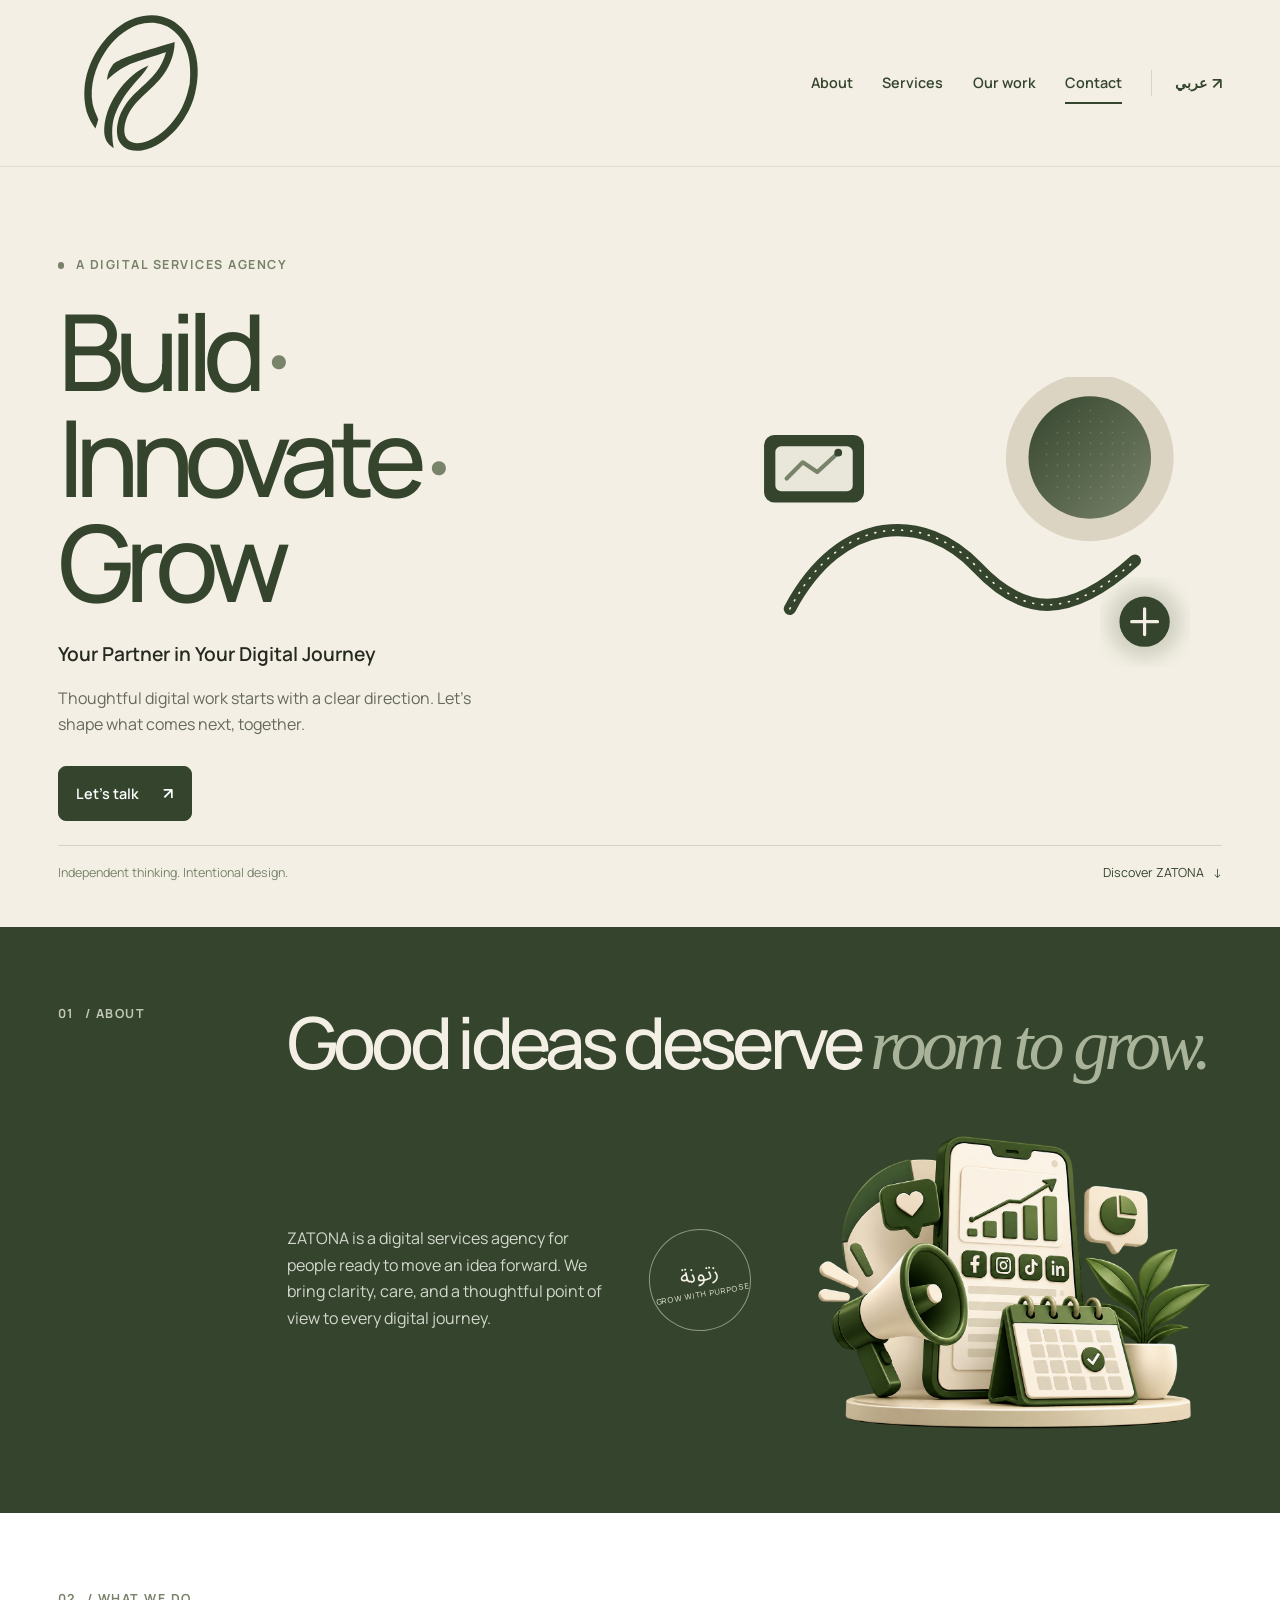
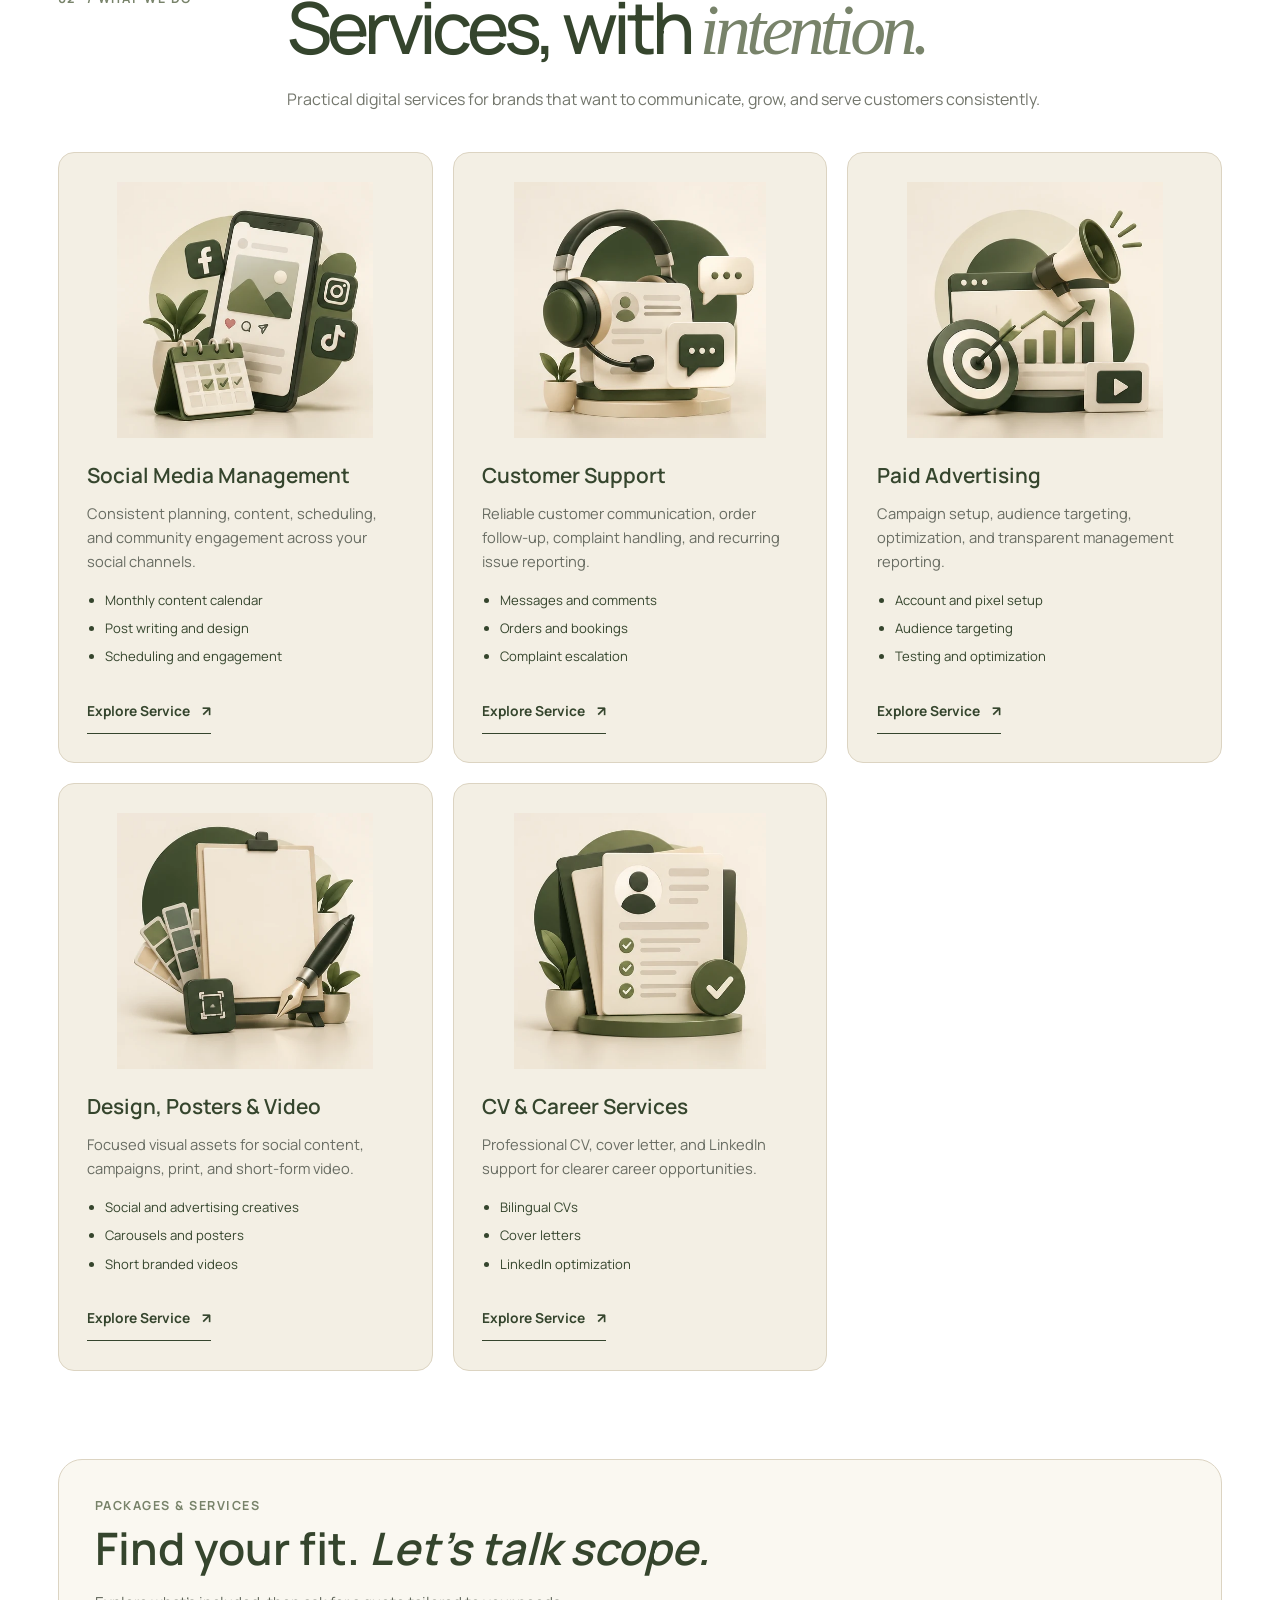
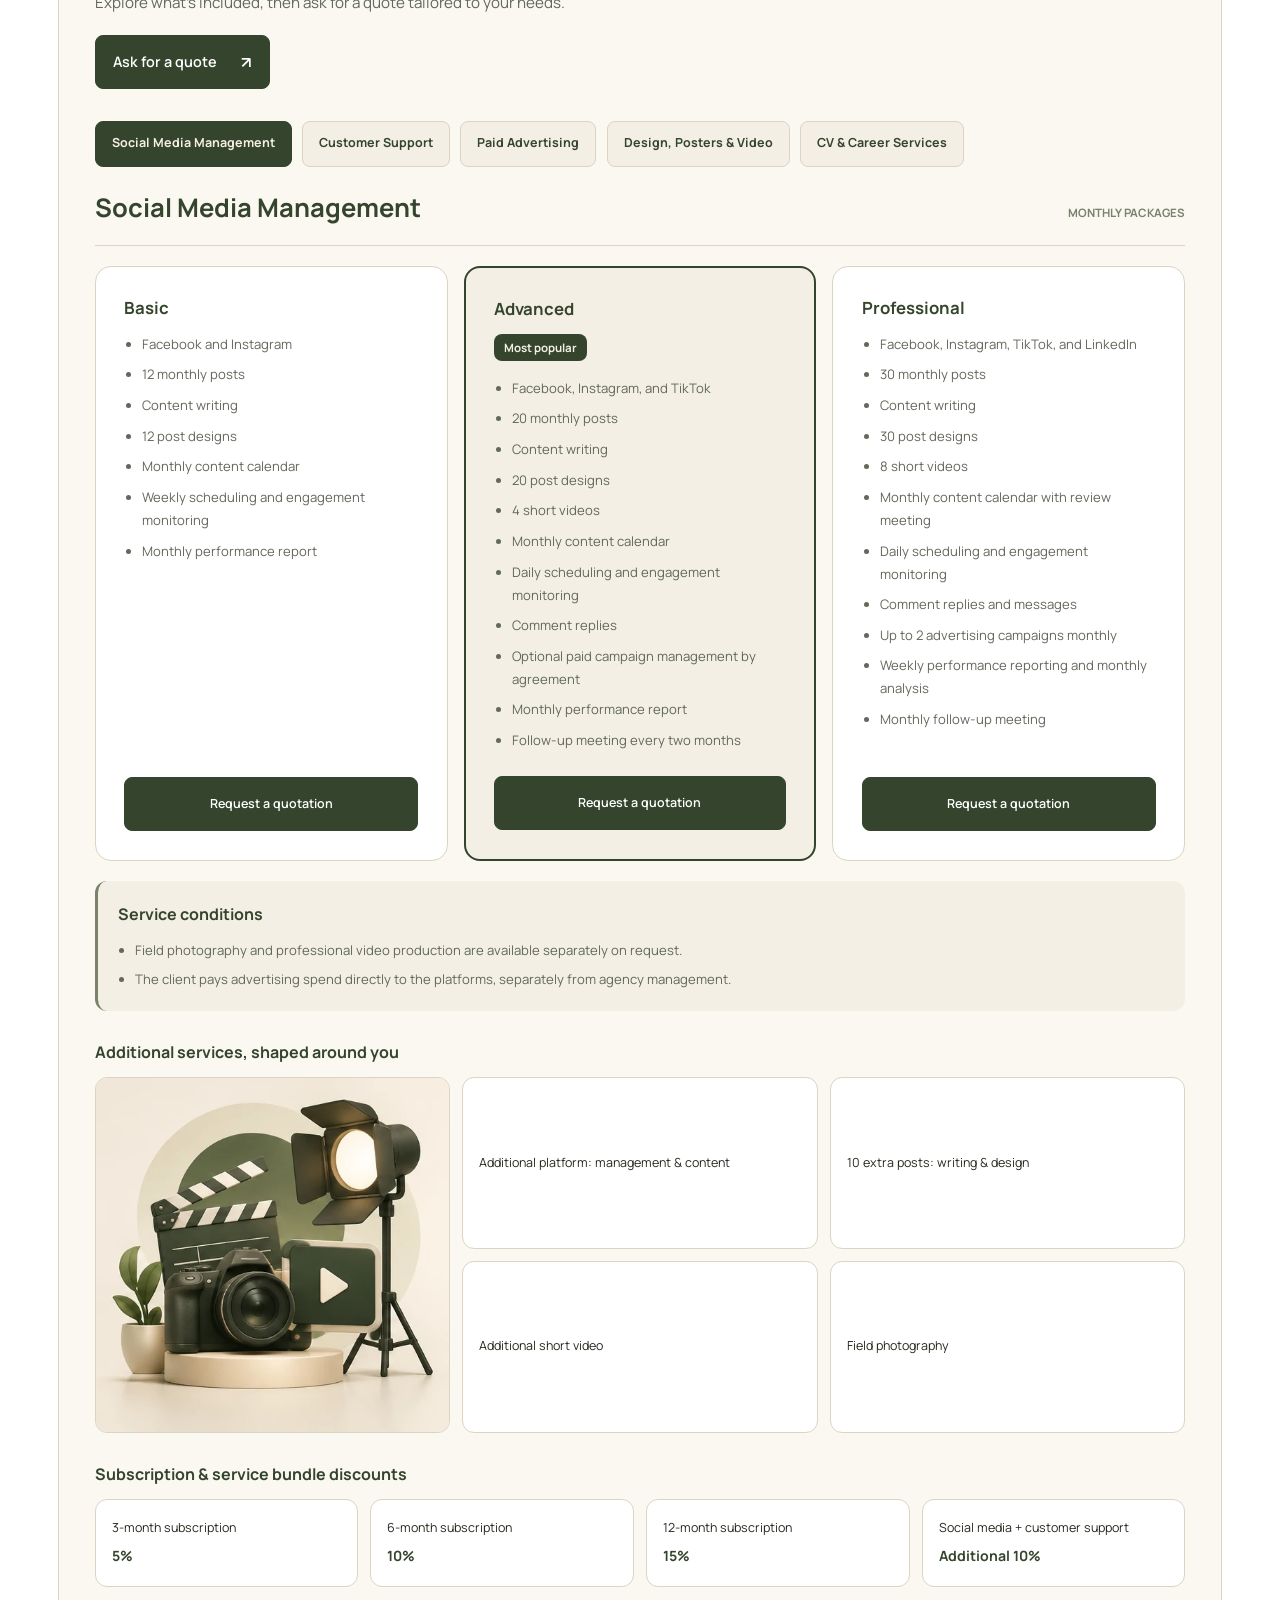
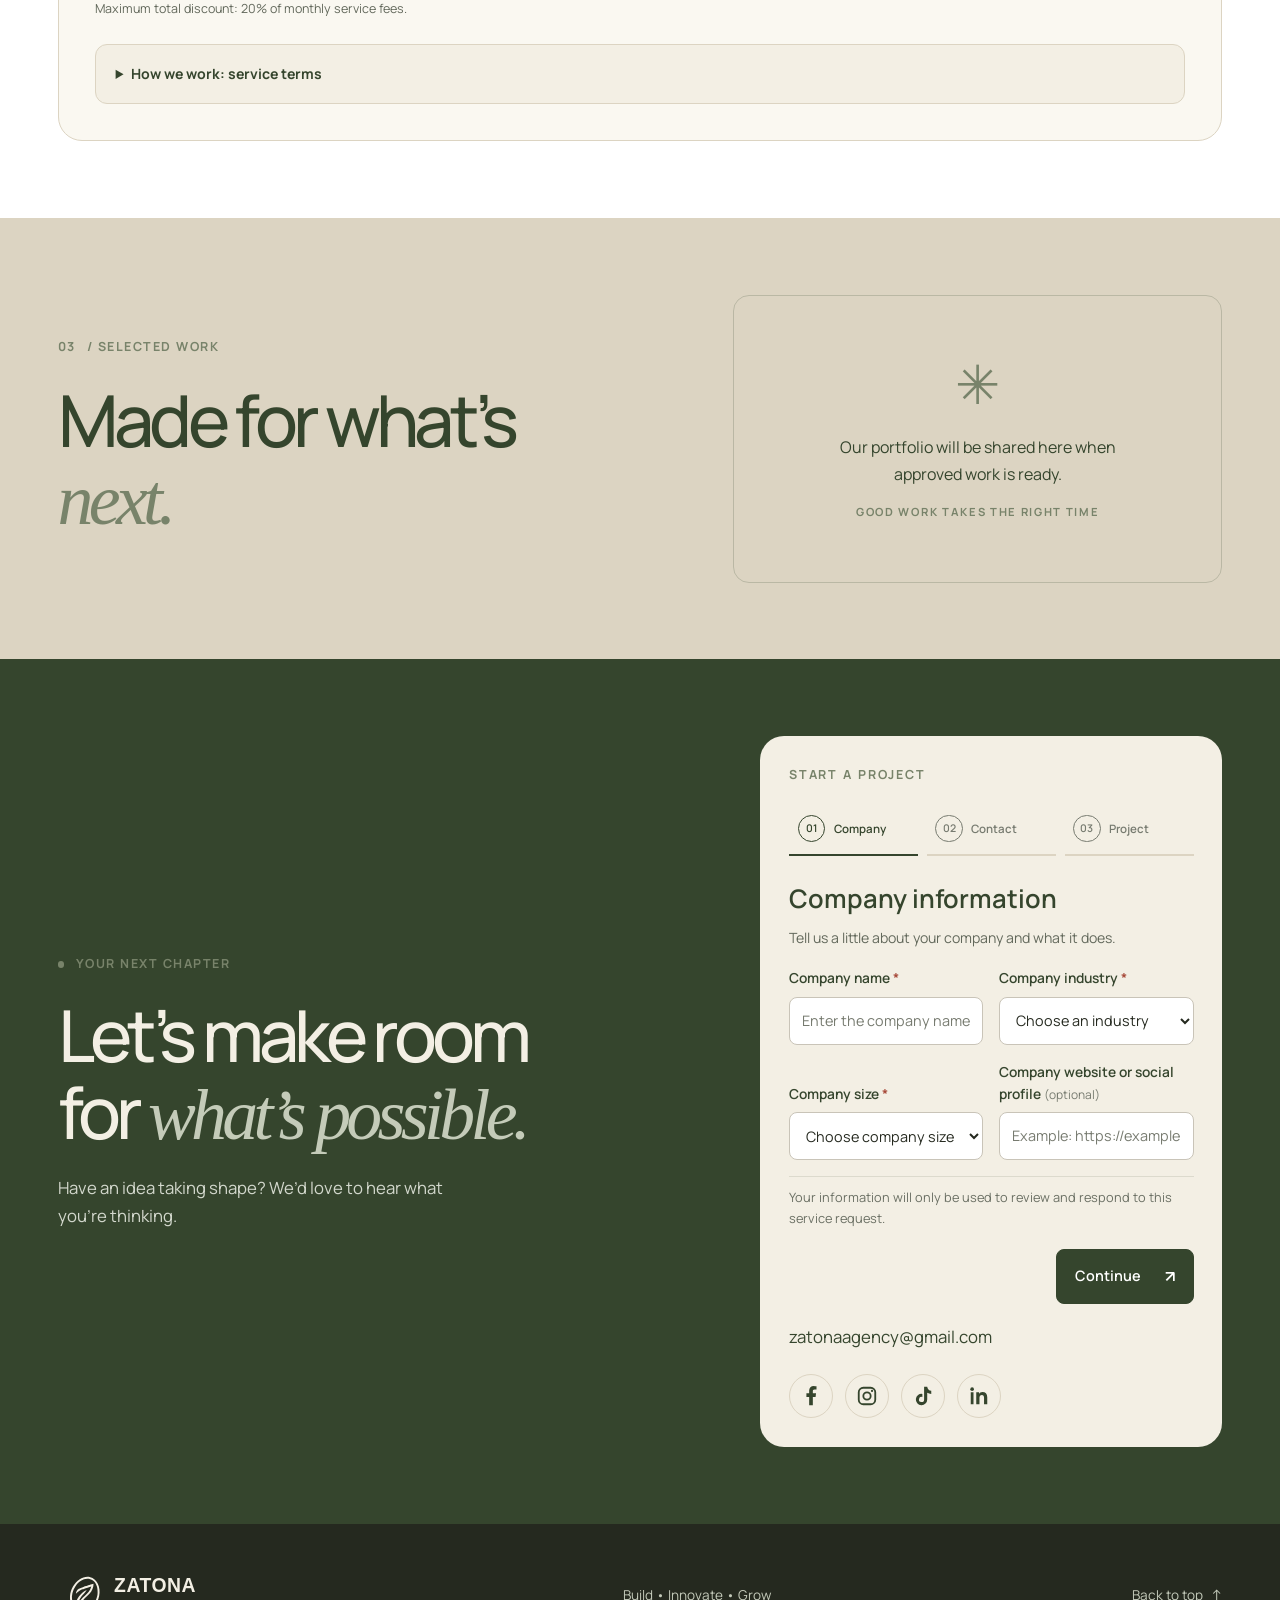
<file: index.html>
<!doctype html>
<html lang="en" dir="ltr">
  <head>
    <meta charset="utf-8">
    <meta name="viewport" content="width=device-width, initial-scale=1">
    <meta name="theme-color" content="#f3efe4">
    <meta name="description" content="ZATONA — your partner in your digital journey. Build • Innovate • Grow.">
    <title>ZATONA — Build • Innovate • Grow</title>
    <meta property="og:title" content="ZATONA — Build • Innovate • Grow">
    <meta property="og:description" content="ZATONA — your partner in your digital journey. Build • Innovate • Grow.">
    <meta property="og:image" content="./assets/social/og-image.png">
    <meta property="og:type" content="website">
    <meta name="twitter:card" content="summary_large_image">
    <meta name="twitter:title" content="ZATONA — Build • Innovate • Grow">
    <meta name="twitter:description" content="ZATONA — your partner in your digital journey. Build • Innovate • Grow.">
    <meta name="twitter:image" content="./assets/social/og-image.png">
    <link rel="icon" href="./assets/favicon/favicon.svg" type="image/svg+xml">
    <link rel="icon" href="./assets/favicon/favicon.ico" sizes="any">
    <link rel="apple-touch-icon" href="./assets/favicon/apple-touch-icon.png">
    <link rel="stylesheet" href="./assets/css/styles.css?v=ui-polish-20261121">
    <script src="./assets/js/config.js?v=37a9992" defer></script>
    <script src="./assets/js/site-data.js?v=quote-services-20261121" defer></script>
    <script src="./assets/js/main.js?v=quote-services-20261121" defer></script>
  </head>
  <body>
    <a class="skip-link" href="#main">Skip to content</a>
    <header class="site-header">
      <div class="container header-inner">
        <a class="wordmark" href="./" aria-label="ZATONA home">
          <picture class="wordmark-picture">
            <source media="(max-width: 620px)" srcset="./assets/branding/zatona-logo-mark.svg">
            <img src="./assets/branding/zatona-logo-horizontal.svg" alt="" width="800" height="240">
          </picture>
        </a>
        <button class="menu-toggle" type="button" aria-expanded="false" aria-controls="primary-navigation">
          <span class="menu-toggle-label">Menu</span>
          <span class="menu-toggle-icon" aria-hidden="true"><i></i><i></i></span>
        </button>
        <nav class="primary-navigation" id="primary-navigation" aria-label="Main navigation">
          <a href="#about">About</a>
          <a href="#services">Services</a>
          <a href="#work">Our work</a>
          <a href="#contact">Contact</a>
          <a class="language-link" href="./ar/" lang="ar" hreflang="ar" aria-label="العربية">عربي <span aria-hidden="true">↗</span></a>
        </nav>
      </div>
    </header>

    <main id="main">
      <section class="hero section-shell">
        <div class="container hero-grid">
          <div class="hero-copy">
            <p class="eyebrow"><span class="eyebrow-dot" aria-hidden="true"></span> A digital services agency</p>
            <h1>Build<span class="hero-separator"> • </span><br>Innovate<span class="hero-separator"> • </span>Grow</h1>
            <p class="hero-subtitle">Your Partner in Your Digital Journey</p>
            <p class="hero-description">Thoughtful digital work starts with a clear direction. Let’s shape what comes next, together.</p>
            <a class="button button-primary" href="#contact">Let’s talk <span aria-hidden="true">↗</span></a>
          </div>
          <div class="hero-art">
            <img src="./assets/images/hero-visual.svg" alt="Abstract ZATONA brand illustration" width="1600" height="1000" fetchpriority="high" decoding="async">
          </div>
        </div>
        <div class="container hero-foot">
          <span>Independent thinking. Intentional design.</span>
          <a href="#about" class="scroll-cue">Discover ZATONA <span aria-hidden="true">↓</span></a>
        </div>
      </section>

      <section class="intro-section section-shell" id="about">
        <div class="container intro-grid">
          <p class="eyebrow section-index"><span>01</span> / About</p>
          <div class="intro-content">
            <h2>Good ideas deserve <em>room to grow.</em></h2>
            <div class="intro-bottom">
              <p>ZATONA is a digital services agency for people ready to move an idea forward. We bring clarity, care, and a thoughtful point of view to every digital journey.</p>
              <span class="olive-stamp" aria-hidden="true">زتونة<br><small>GROW WITH PURPOSE</small></span>
            </div>
            <img class="intro-visual" src="./assets/images/about-zatona.svg" alt="ZATONA abstract brand artwork" width="1200" height="900" loading="lazy" decoding="async">
          </div>
        </div>
      </section>

      <section class="services-section section-shell" id="services">
        <div class="container">
          <div class="section-heading">
            <p class="eyebrow section-index"><span>02</span> / What we do</p>
            <div>
              <h2>Services, with <em>intention.</em></h2>
              <p class="section-lede">Practical digital services for brands that want to communicate, grow, and serve customers consistently.</p>
            </div>
          </div>
          <div class="service-grid" data-services-list aria-live="polite"></div>
          <div class="pricing-shell" data-pricing-shell>
            <div class="pricing-heading">
              <p class="eyebrow">Packages & services</p>
              <h3>Find your fit. <em>Let's talk scope.</em></h3>
              <p class="quote-intro">Explore what's included, then ask for a quote tailored to your needs.</p>
              <a class="button button-primary quote-cta" href="#contact">Ask for a quote <span aria-hidden="true">↗</span></a>
            </div>
            <div class="pricing-tabs" data-pricing-tabs role="tablist" aria-label="Service packages"></div>
            <div class="pricing-panel" data-pricing-panel aria-live="polite"></div>
          </div>
        </div>
      </section>

      <section class="work-section section-shell" id="work">
        <div class="container work-panel">
          <div class="work-heading">
            <p class="eyebrow section-index"><span>03</span> / Selected work</p>
            <h2>Made for what’s <em>next.</em></h2>
          </div>
          <div class="work-empty">
            <span class="work-mark" aria-hidden="true">✳</span>
            <p>Our portfolio will be shared here when approved work is ready.</p>
            <span class="work-caption">GOOD WORK TAKES THE RIGHT TIME</span>
          </div>
        </div>
      </section>

      <section class="contact-section section-shell" id="contact">
        <div class="container contact-grid">
          <div class="contact-copy">
            <p class="eyebrow"><span class="eyebrow-dot" aria-hidden="true"></span> Your next chapter</p>
            <h2>Let’s make room<br>for <em>what’s possible.</em></h2>
            <p>Have an idea taking shape? We’d love to hear what you’re thinking.</p>
          </div>
          <div class="contact-card">
            <p class="contact-card-label">Start a project</p>
            <ol class="request-progress" data-request-progress aria-label="Request form progress">
              <li data-progress-step="1" aria-current="step"><span>01</span> Company</li>
              <li data-progress-step="2"><span>02</span> Contact</li>
              <li data-progress-step="3"><span>03</span> Project</li>
            </ol>
            <form class="contact-form request-form" data-request-form method="post" novalidate>
              <fieldset class="request-step" data-form-step="1" aria-labelledby="request-step-title-1">
                <legend class="visually-hidden">Company information</legend>
                <h3 id="request-step-title-1">Company information</h3>
                <p class="request-step-description">Tell us a little about your company and what it does.</p>
                <div class="form-row">
                  <div class="form-field">
                    <label for="company-name">Company name <span aria-hidden="true">*</span></label>
                    <input id="company-name" name="companyName" type="text" autocomplete="organization" maxlength="160" placeholder="Enter the company name" required aria-describedby="company-name-error">
                    <small class="field-error" id="company-name-error" data-field-error="companyName"></small>
                  </div>
                  <div class="form-field">
                    <label for="company-industry">Company industry <span aria-hidden="true">*</span></label>
                    <select id="company-industry" name="companyIndustry" required aria-describedby="company-industry-error">
                      <option value="" selected disabled>Choose an industry</option>
                    </select>
                    <small class="field-error" id="company-industry-error" data-field-error="companyIndustry"></small>
                  </div>
                </div>
                <div class="form-row">
                  <div class="form-field">
                    <label for="company-size">Company size <span aria-hidden="true">*</span></label>
                    <select id="company-size" name="companySize" required aria-describedby="company-size-error">
                      <option value="" selected disabled>Choose company size</option>
                    </select>
                    <small class="field-error" id="company-size-error" data-field-error="companySize"></small>
                  </div>
                  <div class="form-field">
                    <label for="company-website">Company website or social profile <span class="optional-label">(optional)</span></label>
                    <input id="company-website" name="companyWebsite" type="url" inputmode="url" maxlength="500" placeholder="https://example.com" aria-describedby="company-website-error">
                    <small class="field-error" id="company-website-error" data-field-error="companyWebsite"></small>
                  </div>
                </div>
              </fieldset>

              <fieldset class="request-step" data-form-step="2" aria-labelledby="request-step-title-2" hidden>
                <legend class="visually-hidden">Contact person</legend>
                <h3 id="request-step-title-2">Contact person</h3>
                <p class="request-step-description">Share the best way to reach the person responsible for this request.</p>
                <div class="form-row">
                  <div class="form-field">
                    <label for="contact-person-name">Full name <span aria-hidden="true">*</span></label>
                    <input id="contact-person-name" name="contactName" type="text" autocomplete="name" maxlength="120" placeholder="Enter your full name" required aria-describedby="contact-name-error">
                    <small class="field-error" id="contact-name-error" data-field-error="contactName"></small>
                  </div>
                  <div class="form-field">
                    <label for="contact-job-title">Job title <span aria-hidden="true">*</span></label>
                    <select id="contact-job-title" name="jobTitle" required aria-describedby="job-title-error">
                      <option value="" selected disabled>Choose a job title</option>
                    </select>
                    <small class="field-error" id="job-title-error" data-field-error="jobTitle"></small>
                  </div>
                </div>
                <div class="form-row">
                  <div class="form-field">
                    <label for="contact-email">Email address <span aria-hidden="true">*</span></label>
                    <input id="contact-email" name="email" type="email" autocomplete="email" maxlength="254" placeholder="name@example.com" required aria-describedby="email-error">
                    <small class="field-error" id="email-error" data-field-error="email"></small>
                  </div>
                  <div class="form-field">
                    <label for="contact-phone">Phone number <span aria-hidden="true">*</span></label>
                    <input id="contact-phone" name="phone" type="tel" autocomplete="tel" inputmode="tel" value="+20 " maxlength="32" placeholder="Include your country calling code" required aria-describedby="phone-help phone-error">
                    <small class="field-help" id="phone-help">Include your country calling code. You can change +20.</small>
                    <small class="field-error" id="phone-error" data-field-error="phone"></small>
                  </div>
                </div>
              </fieldset>

              <fieldset class="request-step" data-form-step="3" aria-labelledby="request-step-title-3" hidden>
                <legend class="visually-hidden">Project requirements</legend>
                <h3 id="request-step-title-3">Project requirements</h3>
                <p class="request-step-description">Choose the service you need and describe the result you are looking for.</p>
                <div class="form-row">
                  <div class="form-field">
                    <label for="requested-service">Requested service <span aria-hidden="true">*</span></label>
                    <select id="requested-service" name="requestedService" required aria-describedby="requested-service-error">
                      <option value="" selected disabled>Choose a service</option>
                    </select>
                    <small class="field-error" id="requested-service-error" data-field-error="requestedService"></small>
                  </div>
                  <div class="form-field">
                    <label for="requested-package">Requested package <span aria-hidden="true">*</span></label>
                    <select id="requested-package" name="requestedPackage" required disabled aria-describedby="requested-package-error">
                      <option value="" selected disabled>Select a service first</option>
                    </select>
                    <small class="field-error" id="requested-package-error" data-field-error="requestedPackage"></small>
                  </div>
                </div>
                <div class="form-row">
                  <div class="form-field">
                    <label for="estimated-budget">Estimated service budget <span aria-hidden="true">*</span></label>
                    <select id="estimated-budget" name="estimatedBudget" required aria-describedby="estimated-budget-error">
                      <option value="" selected disabled>Choose a budget range</option>
                    </select>
                    <small class="field-error" id="estimated-budget-error" data-field-error="estimatedBudget"></small>
                  </div>
                  <div class="form-field" data-advertising-budget-field hidden>
                    <label for="advertising-budget">Monthly advertising spend <span aria-hidden="true">*</span></label>
                    <select id="advertising-budget" name="advertisingBudget" disabled aria-describedby="advertising-budget-help advertising-budget-error">
                      <option value="" selected disabled>Choose an advertising budget</option>
                    </select>
                    <small class="field-help" id="advertising-budget-help">This is separate from ZATONA’s management fee.</small>
                    <small class="field-error" id="advertising-budget-error" data-field-error="advertisingBudget"></small>
                  </div>
                </div>
                <div class="form-field">
                  <label for="project-summary">Project summary <span aria-hidden="true">*</span></label>
                  <textarea id="project-summary" name="projectSummary" rows="5" minlength="20" maxlength="2000" required aria-describedby="project-summary-help project-summary-count project-summary-error" placeholder="Tell us about your business, what you need, your current challenges, and the outcome you hope to achieve."></textarea>
                  <div class="field-meta">
                    <small class="field-help" id="project-summary-help">Please include your business, needs, current challenges, and desired outcome.</small>
                    <small class="character-count" id="project-summary-count" data-character-count aria-live="polite">0 / 2,000</small>
                  </div>
                  <small class="field-error" id="project-summary-error" data-field-error="projectSummary"></small>
                </div>
              </fieldset>

              <div class="honeypot-field" aria-hidden="true">
                <label for="request-website">Leave this field empty</label>
                <input id="request-website" name="website" type="text" tabindex="-1" autocomplete="off">
              </div>
              <input type="hidden" name="submissionToken" data-submission-token>

              <p class="form-status" data-form-status role="status" aria-live="polite"></p>
              <p class="form-note request-privacy">Your information will only be used to review and respond to this service request.</p>
              <div class="request-actions">
                <button class="button button-secondary request-back" type="button" data-request-back hidden>Back</button>
                <button class="button button-primary request-next" type="button" data-request-next>Continue <span aria-hidden="true">↗</span></button>
                <button class="button button-primary form-submit" type="submit" data-request-submit hidden>
                  <span data-submit-label>Send request</span>
                  <span class="form-submit-icon" aria-hidden="true">↗</span>
                </button>
              </div>
            </form>
            <section class="request-success" data-request-success aria-live="polite" hidden>
              <p class="eyebrow">Request received</p>
              <h3 tabindex="-1">Thank you for reaching out.</h3>
              <p>Your request is saved. The ZATONA team will review the details you shared.</p>
              <p class="request-reference">Request ID <strong data-request-id></strong></p>
              <button class="button button-primary" type="button" data-new-request>Start another request</button>
            </section>
            <div class="contact-details" data-contact-details></div>
            <p class="contact-empty" data-contact-empty>Direct contact details are being finalized.</p>
            <div class="social-links" data-social-links aria-label="Social media"></div>
          </div>
        </div>
      </section>
    </main>

    <footer class="site-footer">
      <div class="container footer-main">
        <a class="wordmark footer-wordmark" href="./" aria-label="ZATONA home">
          <img src="./assets/branding/zatona-logo-horizontal-light.svg" alt="" width="800" height="240">
        </a>
        <p>Build • Innovate • Grow</p>
        <a class="back-to-top" href="#main">Back to top <span aria-hidden="true">↑</span></a>
      </div>
      <div class="container footer-bottom">
        <span>© <span data-current-year></span> ZATONA. All rights reserved.</span>
        <span class="footer-arabic" lang="ar" dir="rtl">زتونة — شريكك في رحلتك الرقمية</span>
      </div>
    </footer>
  </body>
</html>
</file>
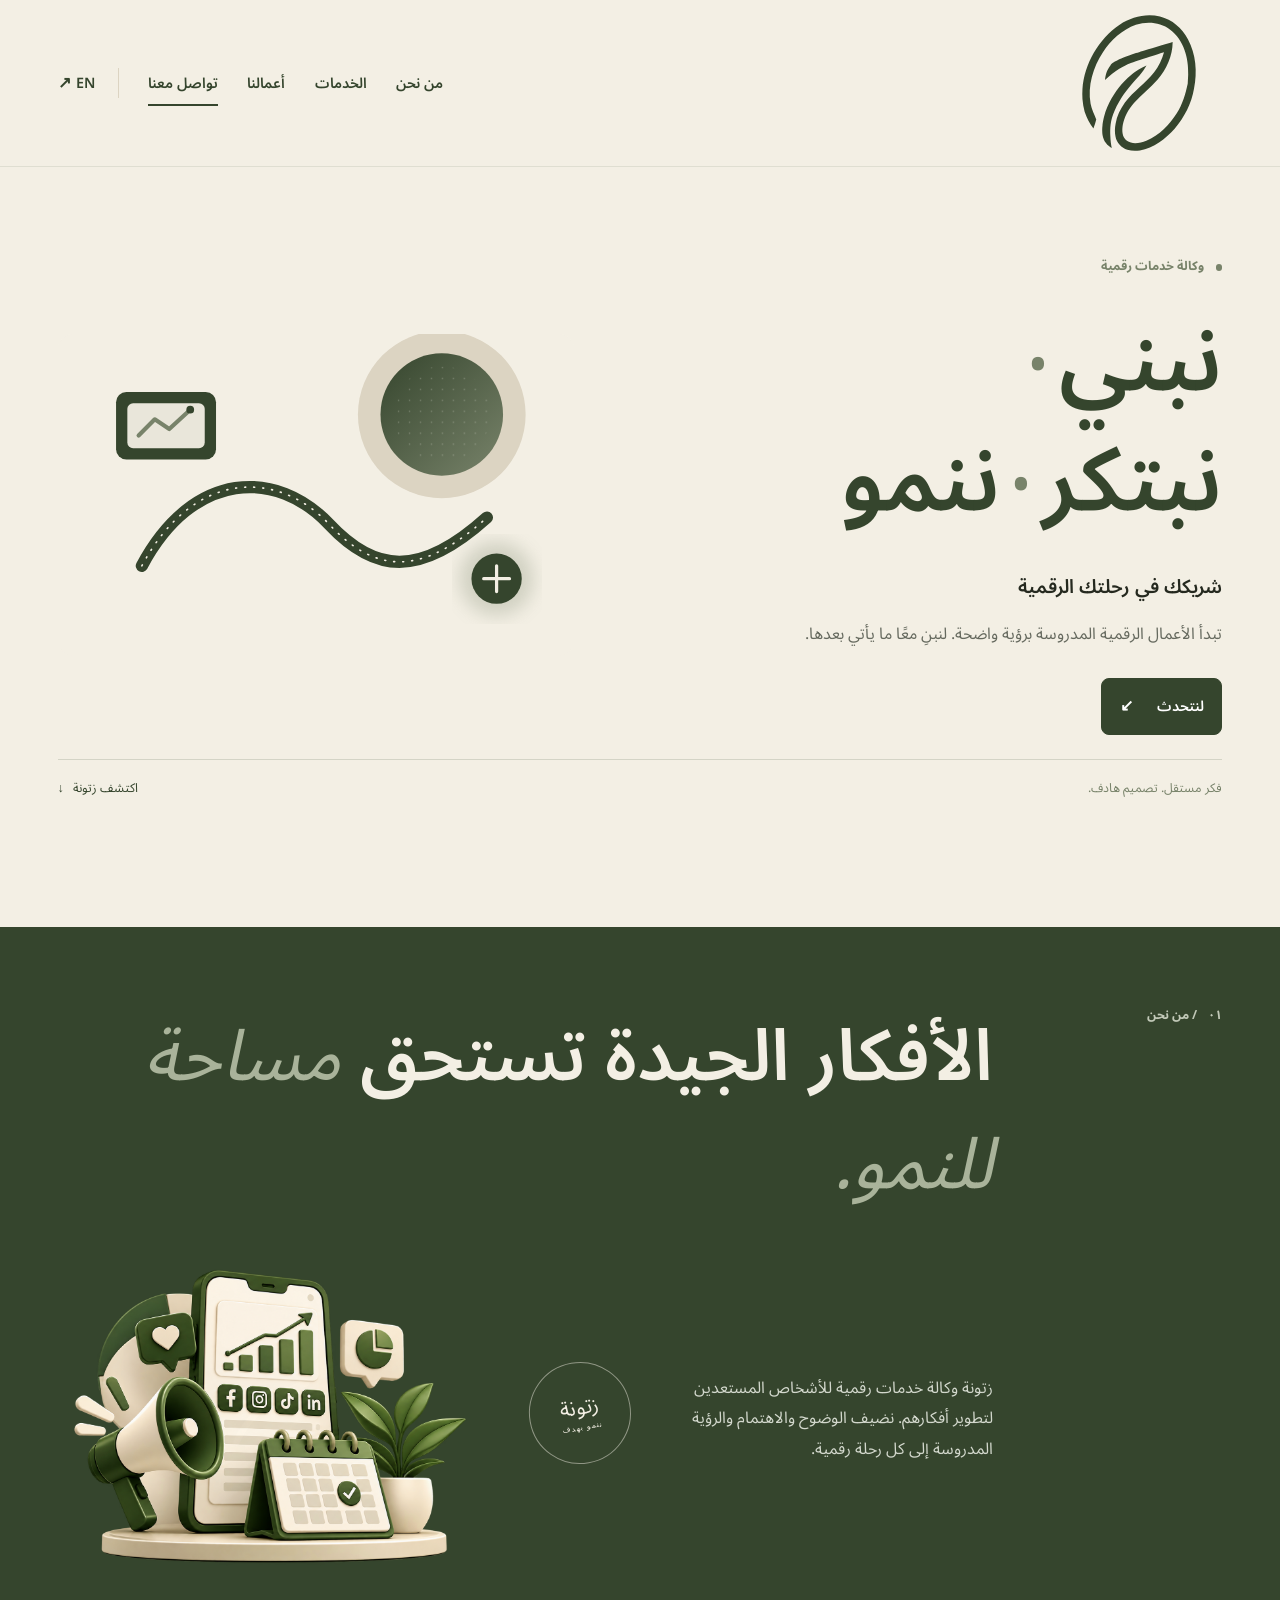
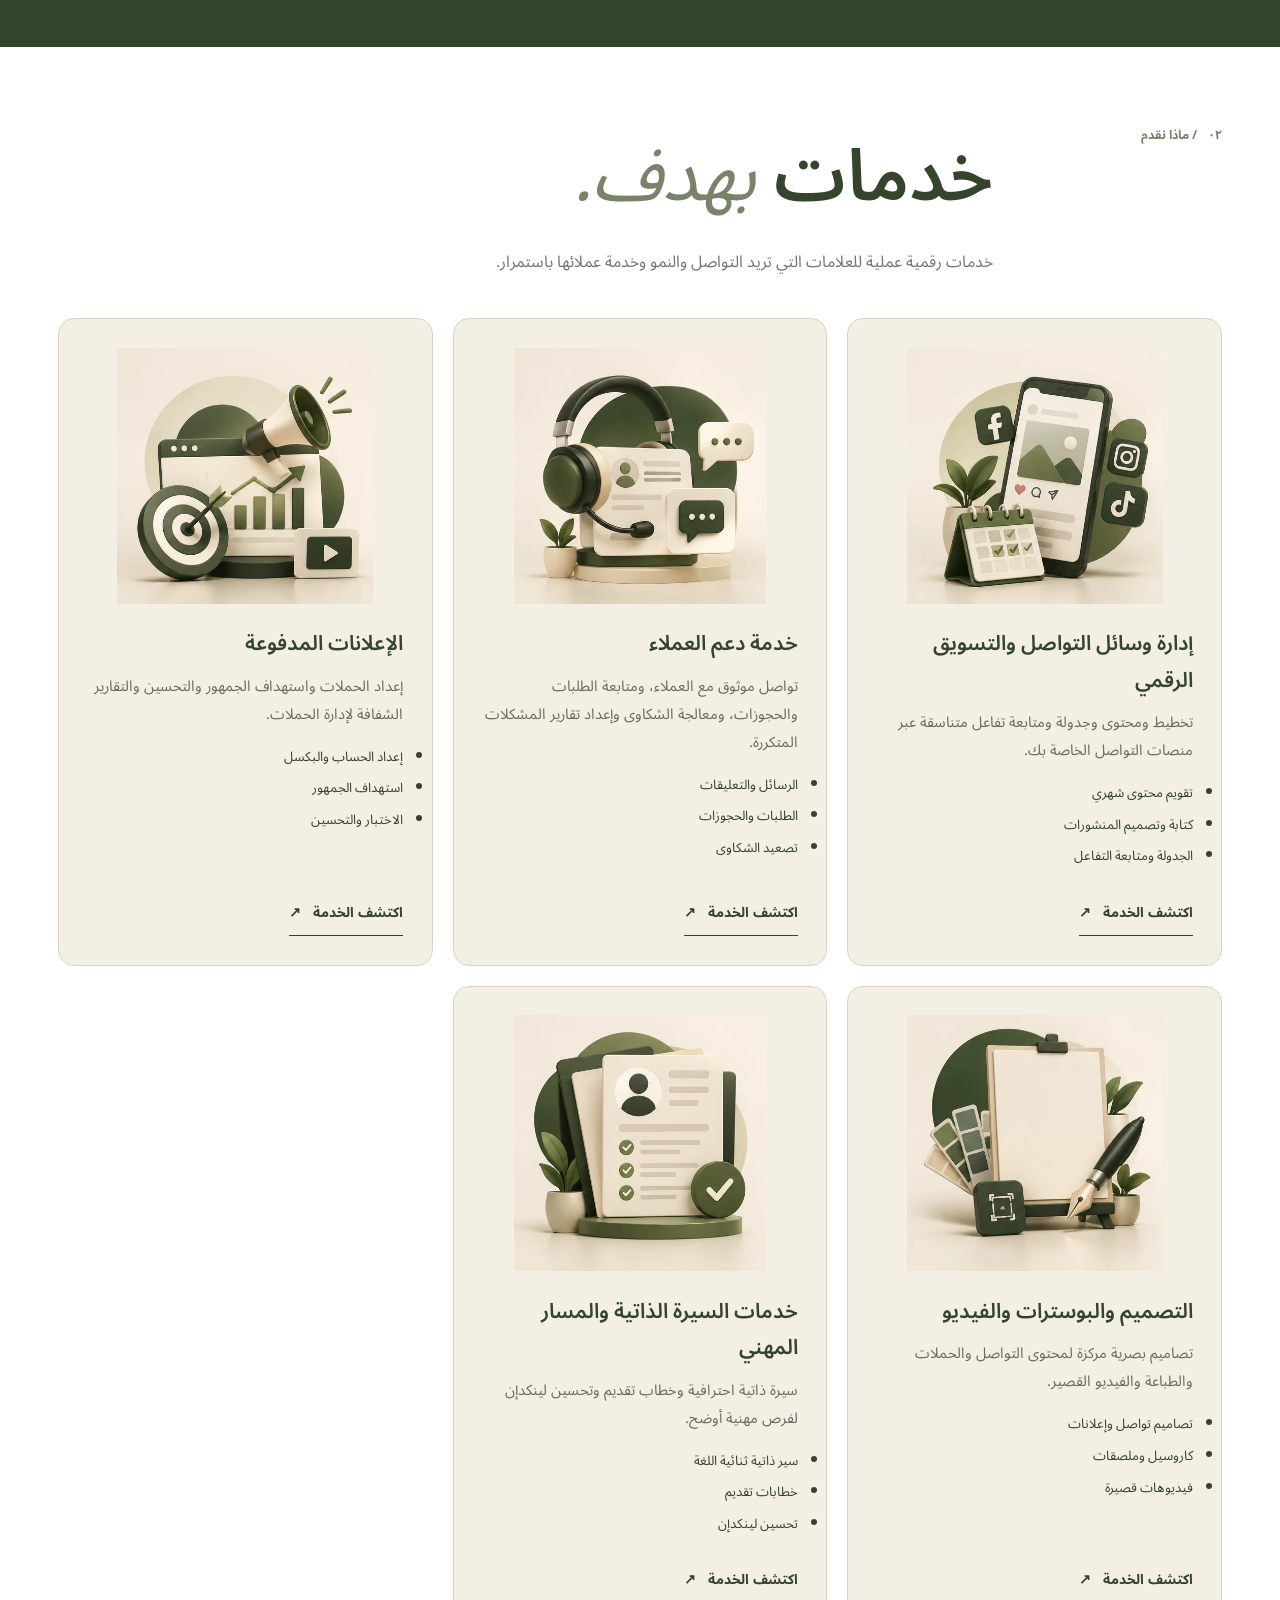
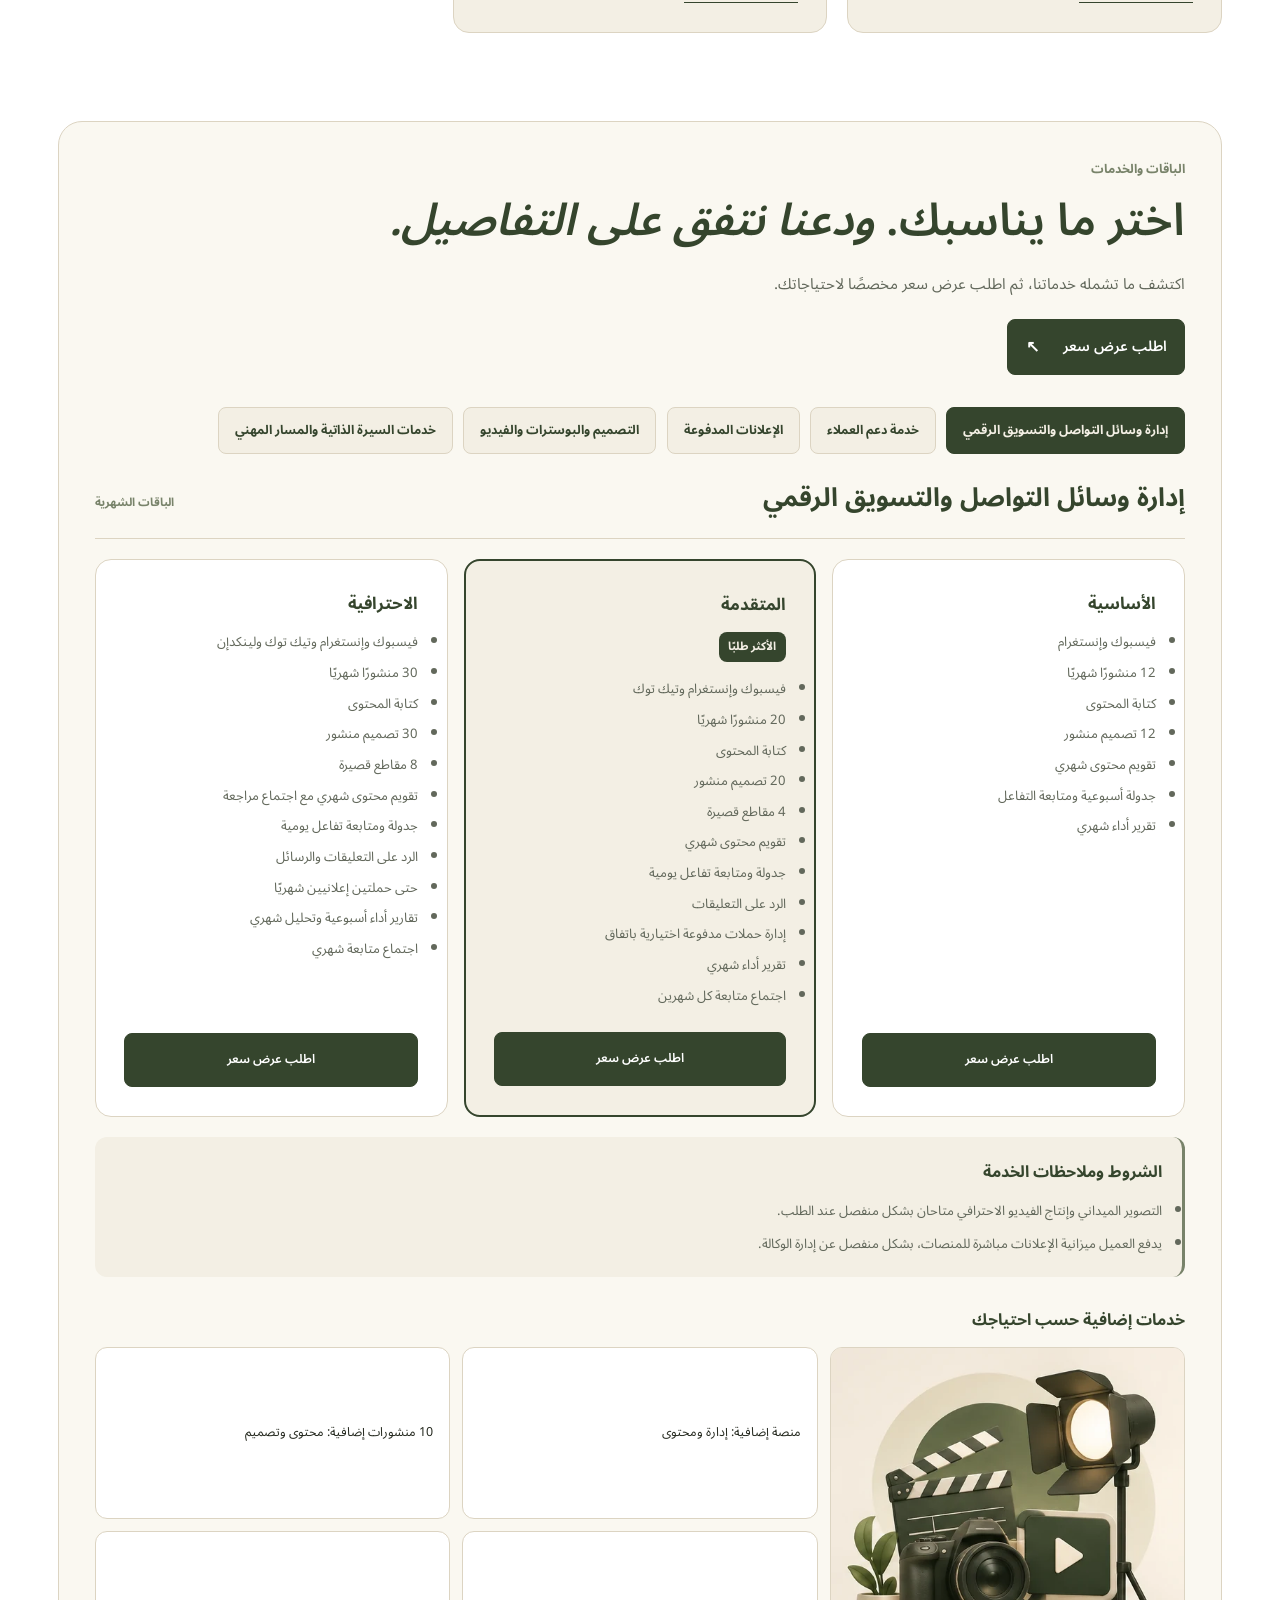
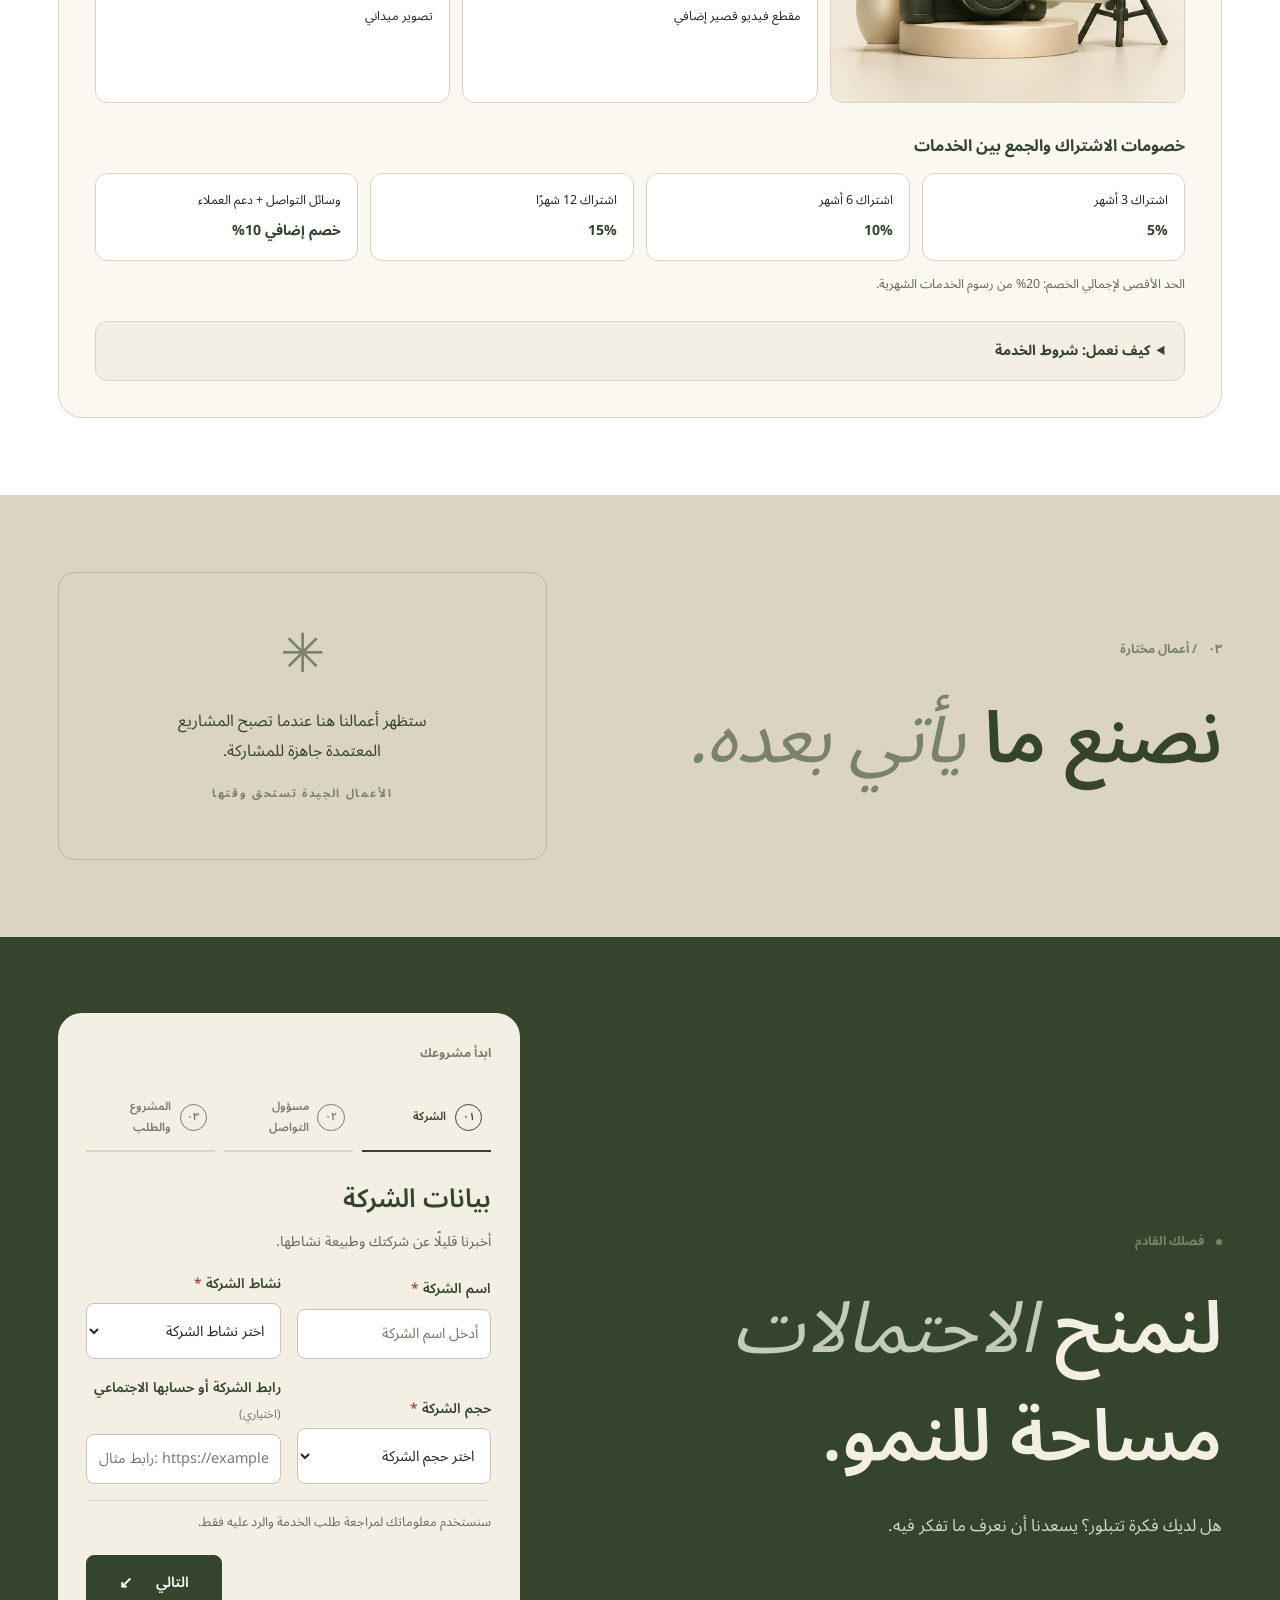
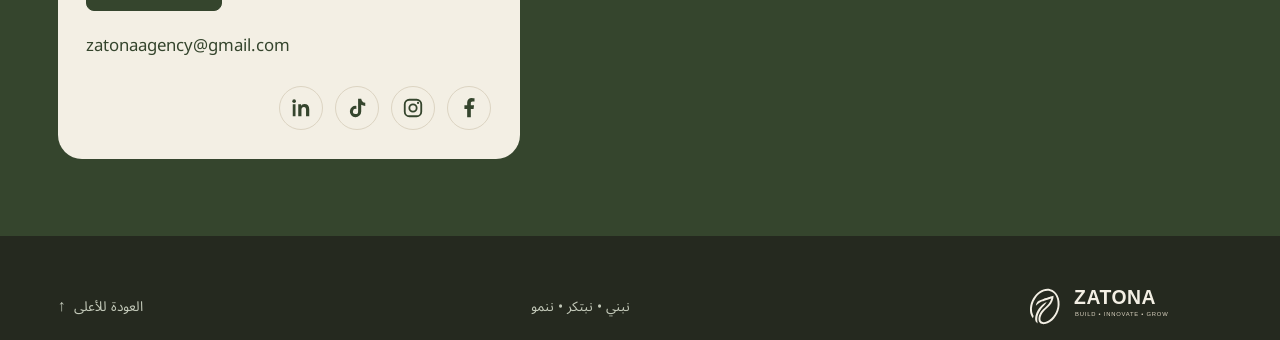
<file: ar/index.html>
<!doctype html>
<html lang="ar" dir="rtl">
  <head>
    <meta charset="utf-8">
    <meta name="viewport" content="width=device-width, initial-scale=1">
    <meta name="theme-color" content="#f3efe4">
    <meta name="description" content="زتونة — شريكك في رحلتك الرقمية. نبني • نبتكر • ننمو.">
    <title>زتونة — نبني • نبتكر • ننمو</title>
    <meta property="og:title" content="زتونة — نبني • نبتكر • ننمو">
    <meta property="og:description" content="زتونة — شريكك في رحلتك الرقمية. نبني • نبتكر • ننمو.">
    <meta property="og:image" content="../assets/social/og-image.png">
    <meta property="og:image" content="../assets/social/og-image.png">
    <meta property="og:type" content="website">
    <meta name="twitter:card" content="summary_large_image">
    <meta name="twitter:title" content="زتونة — نبني • نبتكر • ننمو">
    <meta name="twitter:description" content="زتونة — شريكك في رحلتك الرقمية. نبني • نبتكر • ننمو.">
    <meta name="twitter:image" content="../assets/social/og-image.png">
    <link rel="icon" href="../assets/favicon/favicon.svg" type="image/svg+xml">
    <link rel="icon" href="../assets/favicon/favicon.ico" sizes="any">
    <link rel="apple-touch-icon" href="../assets/favicon/apple-touch-icon.png">
    <link rel="stylesheet" href="../assets/css/styles.css?v=ui-polish-20261121">
    <script src="../assets/js/config.js?v=37a9992" defer></script>
    <script src="../assets/js/site-data.js?v=quote-services-20261121" defer></script>
    <script src="../assets/js/main.js?v=quote-services-20261121" defer></script>
  </head>
  <body>
    <a class="skip-link" href="#main">انتقل إلى المحتوى</a>
    <header class="site-header">
      <div class="container header-inner">
        <a class="wordmark" href="../ar/" aria-label="الصفحة الرئيسية لزتونة">
          <picture class="wordmark-picture">
            <source media="(max-width: 620px)" srcset="../assets/branding/zatona-logo-mark.svg">
            <img src="../assets/branding/zatona-logo-horizontal.svg" alt="" width="800" height="240">
          </picture>
        </a>
        <button class="menu-toggle" type="button" aria-expanded="false" aria-controls="primary-navigation">
          <span class="menu-toggle-label">القائمة</span>
          <span class="menu-toggle-icon" aria-hidden="true"><i></i><i></i></span>
        </button>
        <nav class="primary-navigation" id="primary-navigation" aria-label="التنقل الرئيسي">
          <a href="#about">من نحن</a>
          <a href="#services">الخدمات</a>
          <a href="#work">أعمالنا</a>
          <a href="#contact">تواصل معنا</a>
          <a class="language-link" href="../" lang="en" hreflang="en" aria-label="English">EN <span aria-hidden="true">↗</span></a>
        </nav>
      </div>
    </header>

    <main id="main">
      <section class="hero section-shell">
        <div class="container hero-grid">
          <div class="hero-copy">
            <p class="eyebrow"><span class="eyebrow-dot" aria-hidden="true"></span> وكالة خدمات رقمية</p>
            <h1>نبني<span class="hero-separator"> • </span><br>نبتكر<span class="hero-separator"> • </span>ننمو</h1>
            <p class="hero-subtitle">شريكك في رحلتك الرقمية</p>
            <p class="hero-description">تبدأ الأعمال الرقمية المدروسة برؤية واضحة. لنبنِ معًا ما يأتي بعدها.</p>
            <a class="button button-primary" href="#contact">لنتحدث <span aria-hidden="true">↙</span></a>
          </div>
          <div class="hero-art">
            <img src="../assets/images/hero-visual.svg" alt="رسم تجريدي يعبر عن هوية زتونة" width="1600" height="1000" fetchpriority="high" decoding="async">
          </div>
        </div>
        <div class="container hero-foot">
          <span>فكر مستقل. تصميم هادف.</span>
          <a href="#about" class="scroll-cue">اكتشف زتونة <span aria-hidden="true">↓</span></a>
        </div>
      </section>

      <section class="intro-section section-shell" id="about">
        <div class="container intro-grid">
          <p class="eyebrow section-index"><span>٠١</span> / من نحن</p>
          <div class="intro-content">
            <h2>الأفكار الجيدة تستحق <em>مساحة للنمو.</em></h2>
            <div class="intro-bottom">
              <p>زتونة وكالة خدمات رقمية للأشخاص المستعدين لتطوير أفكارهم. نضيف الوضوح والاهتمام والرؤية المدروسة إلى كل رحلة رقمية.</p>
              <span class="olive-stamp" aria-hidden="true">زتونة<br><small>ننمو بهدف</small></span>
            </div>
            <img class="intro-visual" src="../assets/images/about-zatona.svg" alt="عمل فني تجريدي بهوية زتونة" width="1200" height="900" loading="lazy" decoding="async">
          </div>
        </div>
      </section>

      <section class="services-section section-shell" id="services">
        <div class="container">
          <div class="section-heading">
            <p class="eyebrow section-index"><span>٠٢</span> / ماذا نقدم</p>
            <div>
              <h2>خدمات <em>بهدف.</em></h2>
              <p class="section-lede">خدمات رقمية عملية للعلامات التي تريد التواصل والنمو وخدمة عملائها باستمرار.</p>
            </div>
          </div>
          <div class="service-grid" data-services-list aria-live="polite"></div>
          <div class="pricing-shell" data-pricing-shell>
            <div class="pricing-heading">
              <p class="eyebrow">الباقات والخدمات</p>
              <h3>اختر ما يناسبك. <em>ودعنا نتفق على التفاصيل.</em></h3>
              <p class="quote-intro">اكتشف ما تشمله خدماتنا، ثم اطلب عرض سعر مخصصًا لاحتياجاتك.</p>
              <a class="button button-primary quote-cta" href="#contact">اطلب عرض سعر <span aria-hidden="true">↖</span></a>
            </div>
            <div class="pricing-tabs" data-pricing-tabs role="tablist" aria-label="باقات الخدمات"></div>
            <div class="pricing-panel" data-pricing-panel aria-live="polite"></div>
          </div>
        </div>
      </section>

      <section class="work-section section-shell" id="work">
        <div class="container work-panel">
          <div class="work-heading">
            <p class="eyebrow section-index"><span>٠٣</span> / أعمال مختارة</p>
            <h2>نصنع ما <em>يأتي بعده.</em></h2>
          </div>
          <div class="work-empty">
            <span class="work-mark" aria-hidden="true">✳</span>
            <p>ستظهر أعمالنا هنا عندما تصبح المشاريع المعتمدة جاهزة للمشاركة.</p>
            <span class="work-caption">الأعمال الجيدة تستحق وقتها</span>
          </div>
        </div>
      </section>

      <section class="contact-section section-shell" id="contact">
        <div class="container contact-grid">
          <div class="contact-copy">
            <p class="eyebrow"><span class="eyebrow-dot" aria-hidden="true"></span> فصلك القادم</p>
            <h2>لنمنح <em>الاحتمالات</em><br>مساحة للنمو.</h2>
            <p>هل لديك فكرة تتبلور؟ يسعدنا أن نعرف ما تفكر فيه.</p>
          </div>
          <div class="contact-card">
            <p class="contact-card-label">ابدأ مشروعك</p>
            <ol class="request-progress" data-request-progress aria-label="تقدم خطوات نموذج الطلب">
              <li data-progress-step="1" aria-current="step"><span>٠١</span> الشركة</li>
              <li data-progress-step="2"><span>٠٢</span> مسؤول التواصل</li>
              <li data-progress-step="3"><span>٠٣</span> المشروع والطلب</li>
            </ol>
            <form class="contact-form request-form" data-request-form method="post" novalidate>
              <fieldset class="request-step" data-form-step="1" aria-labelledby="request-step-title-1">
                <legend class="visually-hidden">بيانات الشركة</legend>
                <h3 id="request-step-title-1">بيانات الشركة</h3>
                <p class="request-step-description">أخبرنا قليلًا عن شركتك وطبيعة نشاطها.</p>
                <div class="form-row">
                  <div class="form-field">
                    <label for="company-name">اسم الشركة <span aria-hidden="true">*</span></label>
                    <input id="company-name" name="companyName" type="text" autocomplete="organization" maxlength="160" placeholder="أدخل اسم الشركة" required aria-describedby="company-name-error">
                    <small class="field-error" id="company-name-error" data-field-error="companyName"></small>
                  </div>
                  <div class="form-field">
                    <label for="company-industry">نشاط الشركة <span aria-hidden="true">*</span></label>
                    <select id="company-industry" name="companyIndustry" required aria-describedby="company-industry-error">
                      <option value="" selected disabled>اختر مجال الشركة</option>
                    </select>
                    <small class="field-error" id="company-industry-error" data-field-error="companyIndustry"></small>
                  </div>
                </div>
                <div class="form-row">
                  <div class="form-field">
                    <label for="company-size">حجم الشركة <span aria-hidden="true">*</span></label>
                    <select id="company-size" name="companySize" required aria-describedby="company-size-error">
                      <option value="" selected disabled>اختر حجم الشركة</option>
                    </select>
                    <small class="field-error" id="company-size-error" data-field-error="companySize"></small>
                  </div>
                  <div class="form-field">
                    <label for="company-website">رابط الشركة أو حسابها الاجتماعي <span class="optional-label">(اختياري)</span></label>
                    <input id="company-website" name="companyWebsite" type="url" inputmode="url" maxlength="500" placeholder="https://example.com" aria-describedby="company-website-error">
                    <small class="field-error" id="company-website-error" data-field-error="companyWebsite"></small>
                  </div>
                </div>
              </fieldset>

              <fieldset class="request-step" data-form-step="2" aria-labelledby="request-step-title-2" hidden>
                <legend class="visually-hidden">بيانات مسؤول التواصل</legend>
                <h3 id="request-step-title-2">بيانات مسؤول التواصل</h3>
                <p class="request-step-description">أخبرنا كيف يمكننا التواصل مع الشخص المسؤول عن هذا الطلب.</p>
                <div class="form-row">
                  <div class="form-field">
                    <label for="contact-person-name">الاسم بالكامل <span aria-hidden="true">*</span></label>
                    <input id="contact-person-name" name="contactName" type="text" autocomplete="name" maxlength="120" placeholder="أدخل الاسم بالكامل" required aria-describedby="contact-name-error">
                    <small class="field-error" id="contact-name-error" data-field-error="contactName"></small>
                  </div>
                  <div class="form-field">
                    <label for="contact-job-title">المسمى الوظيفي <span aria-hidden="true">*</span></label>
                    <select id="contact-job-title" name="jobTitle" required aria-describedby="job-title-error">
                      <option value="" selected disabled>اختر المسمى الوظيفي</option>
                    </select>
                    <small class="field-error" id="job-title-error" data-field-error="jobTitle"></small>
                  </div>
                </div>
                <div class="form-row">
                  <div class="form-field">
                    <label for="contact-email">البريد الإلكتروني <span aria-hidden="true">*</span></label>
                    <input id="contact-email" name="email" type="email" autocomplete="email" maxlength="254" placeholder="name@example.com" required aria-describedby="email-error">
                    <small class="field-error" id="email-error" data-field-error="email"></small>
                  </div>
                  <div class="form-field">
                    <label for="contact-phone">رقم الهاتف <span aria-hidden="true">*</span></label>
                    <input id="contact-phone" name="phone" type="tel" autocomplete="tel" inputmode="tel" value="+20 " maxlength="32" placeholder="أدخل رقم الهاتف مع رمز الدولة" required aria-describedby="phone-help phone-error">
                    <small class="field-help" id="phone-help">أضف رمز الاتصال الدولي، ويمكنك تغيير ‎+20.</small>
                    <small class="field-error" id="phone-error" data-field-error="phone"></small>
                  </div>
                </div>
              </fieldset>

              <fieldset class="request-step" data-form-step="3" aria-labelledby="request-step-title-3" hidden>
                <legend class="visually-hidden">تفاصيل المشروع والطلب</legend>
                <h3 id="request-step-title-3">تفاصيل المشروع والطلب</h3>
                <p class="request-step-description">اختر الخدمة التي تحتاج إليها واشرح النتيجة التي تسعى إليها.</p>
                <div class="form-row">
                  <div class="form-field">
                    <label for="requested-service">الخدمة المطلوبة <span aria-hidden="true">*</span></label>
                    <select id="requested-service" name="requestedService" required aria-describedby="requested-service-error">
                      <option value="" selected disabled>اختر الخدمة</option>
                    </select>
                    <small class="field-error" id="requested-service-error" data-field-error="requestedService"></small>
                  </div>
                  <div class="form-field">
                    <label for="requested-package">الباقة المطلوبة <span aria-hidden="true">*</span></label>
                    <select id="requested-package" name="requestedPackage" required disabled aria-describedby="requested-package-error">
                      <option value="" selected disabled>اختر الخدمة أولًا</option>
                    </select>
                    <small class="field-error" id="requested-package-error" data-field-error="requestedPackage"></small>
                  </div>
                </div>
                <div class="form-row">
                  <div class="form-field">
                    <label for="estimated-budget">الميزانية التقريبية <span aria-hidden="true">*</span></label>
                    <select id="estimated-budget" name="estimatedBudget" required aria-describedby="estimated-budget-error">
                      <option value="" selected disabled>اختر نطاق الميزانية</option>
                    </select>
                    <small class="field-error" id="estimated-budget-error" data-field-error="estimatedBudget"></small>
                  </div>
                  <div class="form-field" data-advertising-budget-field hidden>
                    <label for="advertising-budget">الإنفاق الإعلاني الشهري <span aria-hidden="true">*</span></label>
                    <select id="advertising-budget" name="advertisingBudget" disabled aria-describedby="advertising-budget-help advertising-budget-error">
                      <option value="" selected disabled>اختر ميزانية الإعلان</option>
                    </select>
                    <small class="field-help" id="advertising-budget-help">هذه الميزانية منفصلة عن رسوم إدارة زتونة.</small>
                    <small class="field-error" id="advertising-budget-error" data-field-error="advertisingBudget"></small>
                  </div>
                </div>
                <div class="form-field">
                  <label for="project-summary">ملخص المشروع <span aria-hidden="true">*</span></label>
                  <textarea id="project-summary" name="projectSummary" rows="5" minlength="20" maxlength="2000" required aria-describedby="project-summary-help project-summary-count project-summary-error" placeholder="أخبرنا عن نشاطك وما تحتاج إليه والتحديات الحالية والنتيجة التي تتطلع إليها."></textarea>
                  <div class="field-meta">
                    <small class="field-help" id="project-summary-help">يرجى توضيح نشاطك واحتياجاتك والتحديات الحالية والنتيجة المرجوة.</small>
                    <small class="character-count" id="project-summary-count" data-character-count aria-live="polite">٠ / ٢٠٠٠</small>
                  </div>
                  <small class="field-error" id="project-summary-error" data-field-error="projectSummary"></small>
                </div>
              </fieldset>

              <div class="honeypot-field" aria-hidden="true">
                <label for="request-website">اترك هذا الحقل فارغًا</label>
                <input id="request-website" name="website" type="text" tabindex="-1" autocomplete="off">
              </div>
              <input type="hidden" name="submissionToken" data-submission-token>

              <p class="form-status" data-form-status role="status" aria-live="polite"></p>
              <p class="form-note request-privacy">سنستخدم معلوماتك لمراجعة طلب الخدمة والرد عليه فقط.</p>
              <div class="request-actions">
                <button class="button button-secondary request-back" type="button" data-request-back hidden>السابق</button>
                <button class="button button-primary request-next" type="button" data-request-next>التالي <span aria-hidden="true">↙</span></button>
                <button class="button button-primary form-submit" type="submit" data-request-submit hidden>
                  <span data-submit-label>إرسال الطلب</span>
                  <span class="form-submit-icon" aria-hidden="true">↙</span>
                </button>
              </div>
            </form>
            <section class="request-success" data-request-success aria-live="polite" hidden>
              <p class="eyebrow">تم استلام الطلب</p>
              <h3 tabindex="-1">شكرًا لتواصلك معنا.</h3>
              <p>تم حفظ طلبك، وسيطلع فريق زتونة على التفاصيل التي أرسلتها.</p>
              <p class="request-reference">رقم الطلب <strong data-request-id></strong></p>
              <button class="button button-primary" type="button" data-new-request>إرسال طلب آخر</button>
            </section>
            <div class="contact-details" data-contact-details></div>
            <p class="contact-empty" data-contact-empty>نعمل على إعداد معلومات التواصل المباشر.</p>
            <div class="social-links" data-social-links aria-label="حسابات التواصل الاجتماعي"></div>
          </div>
        </div>
      </section>
    </main>

    <footer class="site-footer">
      <div class="container footer-main">
        <a class="wordmark footer-wordmark" href="../ar/" aria-label="الصفحة الرئيسية لزتونة">
          <img src="../assets/branding/zatona-logo-horizontal-light.svg" alt="" width="800" height="240">
        </a>
        <p>نبني • نبتكر • ننمو</p>
        <a class="back-to-top" href="#main">العودة للأعلى <span aria-hidden="true">↑</span></a>
      </div>
      <div class="container footer-bottom">
        <span>© <span data-current-year></span> ZATONA. جميع الحقوق محفوظة.</span>
        <span class="footer-arabic" lang="en" dir="ltr">Build • Innovate • Grow</span>
      </div>
    </footer>
  </body>
</html>
</file>
<file: assets/css/styles.css>
@import url("https://fonts.googleapis.com/css2?family=DM+Sans:wght@400;500;600;700&family=Manrope:wght@400;500;600;700&family=Noto+Sans+Arabic:wght@400;500;600;700&display=swap");

:root {
  color-scheme: light;
  --color-primary: #35452d;
  --color-background: #f3efe4;
  --color-secondary: #78836a;
  --color-muted: #dcd4c2;
  --color-text: #25291f;
  --olive: var(--color-primary);
  --olive-soft: var(--color-secondary);
  --cream: var(--color-background);
  --sand: var(--color-muted);
  --ink: var(--color-text);
  --white: #fff;
  --font-latin: "Manrope", "DM Sans", sans-serif;
  --font-arabic: "Noto Sans Arabic", "Tahoma", sans-serif;
  --page-gutter: clamp(1.25rem, 4.5vw, 4.5rem);
  --content-width: 1440px;
  --radius-control: 0.5rem;
  --radius-card: 1rem;
  --radius-panel: 1.5rem;
}

* {
  box-sizing: border-box;
}

[hidden] {
  display: none !important;
}

.visually-hidden {
  position: absolute;
  width: 1px;
  height: 1px;
  padding: 0;
  margin: -1px;
  overflow: hidden;
  clip: rect(0, 0, 0, 0);
  white-space: nowrap;
  border: 0;
}

html {
  scroll-behavior: smooth;
  scroll-padding-top: 6rem;
}

body {
  margin: 0;
  color: var(--ink);
  background: var(--cream);
  font-family: var(--font-latin);
  font-size: 1.0625rem;
  line-height: 1.65;
  -webkit-font-smoothing: antialiased;
}

html[lang="ar"] body {
  font-family: var(--font-arabic);
  line-height: 1.9;
}

button,
a {
  color: inherit;
  font: inherit;
}

a {
  text-decoration: none;
}

button:focus-visible,
a:focus-visible {
  outline: 2px solid var(--olive-soft);
  outline-offset: 4px;
}

::selection {
  color: var(--white);
  background: var(--olive);
}

.container {
  width: min(100% - var(--page-gutter) * 2, var(--content-width));
  margin-inline: auto;
}

.skip-link {
  position: absolute;
  z-index: 20;
  inset-block-start: 1rem;
  inset-inline-start: 1rem;
  padding: 0.65rem 1rem;
  color: var(--white);
  background: var(--olive);
  transform: translateY(-160%);
}

.skip-link:focus {
  transform: translateY(0);
}

.site-header {
  position: relative;
  z-index: 5;
  border-bottom: 1px solid rgb(53 69 45 / 10%);
  background: var(--cream);
}

.header-inner {
  display: flex;
  min-height: 5.6rem;
  align-items: center;
  justify-content: space-between;
}

.wordmark {
  display: inline-flex;
  align-items: center;
  color: var(--olive);
}

.wordmark-picture {
  display: block;
  width: clamp(9rem, 13vw, 12rem);
}

.wordmark-picture img,
.footer-wordmark img {
  display: block;
  width: 100%;
  height: auto;
  object-fit: contain;
  object-position: center;
}

.footer-wordmark img {
  width: clamp(10rem, 16vw, 13rem);
}

.primary-navigation {
  display: flex;
  align-items: center;
  gap: clamp(1.1rem, 2.3vw, 2rem);
  color: var(--olive);
  font-size: 0.9rem;
  font-weight: 600;
}

.primary-navigation a {
  position: relative;
  transition: color 180ms ease;
}

.primary-navigation a:hover {
  color: var(--olive-soft);
}

.primary-navigation a.is-active::after {
  position: absolute;
  inset-inline: 0;
  inset-block-end: -0.55rem;
  height: 2px;
  background: var(--olive);
  content: "";
}

.primary-navigation .language-link {
  display: inline-flex;
  align-items: center;
  gap: 0.35rem;
  padding-inline-start: 1.4rem;
  border-inline-start: 1px solid var(--sand);
}

.language-link span,
.button span,
.back-to-top span {
  font-size: 1rem;
}

.menu-toggle {
  display: none;
}

.section-shell {
  padding-block: clamp(4rem, 6vw, 6.5rem);
}

.hero {
  position: relative;
  min-height: min(760px, calc(100svh - 5.6rem));
  padding-block: clamp(2.75rem, 5vw, 4.75rem) 1.5rem;
  overflow: hidden;
}

.hero-grid {
  display: grid;
  min-height: 31rem;
  grid-template-columns: minmax(0, 1fr) minmax(18rem, 0.86fr);
  align-items: center;
  gap: 3rem;
}

.hero-copy {
  position: relative;
  z-index: 1;
  max-width: 44rem;
  padding-block: 1.5rem;
}

.eyebrow {
  display: flex;
  align-items: center;
  gap: 0.7rem;
  margin: 0;
  color: var(--olive-soft);
  font-size: 0.78rem;
  font-weight: 700;
  letter-spacing: 0.12em;
  text-transform: uppercase;
}

html[lang="ar"] .eyebrow {
  letter-spacing: 0;
}

.eyebrow-dot {
  width: 0.43rem;
  aspect-ratio: 1;
  border-radius: 50%;
  background: var(--olive-soft);
}

.hero h1 {
  margin: 1.4rem 0 0;
  color: var(--olive);
  font-size: clamp(3.5rem, 8.3vw, 7.7rem);
  font-weight: 500;
  letter-spacing: -0.085em;
  line-height: 0.99;
}

html[lang="ar"] .hero h1 {
  font-size: clamp(3rem, 7vw, 6.4rem);
  font-weight: 600;
  letter-spacing: 0;
  line-height: 1.35;
}

.hero-separator {
  color: var(--olive-soft);
  font-size: 0.53em;
  vertical-align: 0.2em;
}

.hero-subtitle {
  margin: 1.6rem 0 0;
  color: var(--ink);
  font-size: clamp(1.125rem, 1.5vw, 1.4rem);
  font-weight: 600;
}

.hero-description {
  max-width: 27rem;
  margin: 0.85rem 0 1.8rem;
  color: #65695e;
  font-size: 1rem;
}

.button {
  display: inline-flex;
  min-height: 3.4rem;
  align-items: center;
  justify-content: center;
  gap: 1.5rem;
  padding: 0.75rem 1.1rem;
  border: 1px solid var(--olive);
  border-radius: var(--radius-control);
  font-size: 0.9rem;
  font-weight: 600;
  box-shadow: 0 0 0 rgb(37 41 31 / 0%);
  transition: color 220ms ease, background 220ms ease, border-color 220ms ease,
    transform 220ms ease, box-shadow 220ms ease;
}

.button-primary {
  color: var(--white);
  background: var(--olive);
}

.button-primary:hover {
  color: var(--olive);
  background: transparent;
  transform: translateY(-2px);
  box-shadow: 0 0.55rem 1.2rem rgb(37 41 31 / 14%);
}

.button-primary:active {
  transform: translateY(0);
  box-shadow: 0 0.18rem 0.45rem rgb(37 41 31 / 12%);
}

.button-primary:focus-visible {
  outline: 3px solid var(--olive-soft);
  outline-offset: 4px;
}

.hero-art {
  position: relative;
  width: min(100%, 38rem);
  aspect-ratio: 16 / 10;
  justify-self: end;
}

.hero-art img {
  display: block;
  width: 100%;
  height: auto;
  object-fit: contain;
  object-position: center;
}

.hero-foot {
  display: flex;
  justify-content: space-between;
  padding-block-start: 1.1rem;
  border-top: 1px solid rgb(53 69 45 / 16%);
  color: var(--olive-soft);
  font-size: 0.78rem;
}

.scroll-cue {
  display: inline-flex;
  align-items: center;
  gap: 0.6rem;
  color: var(--olive);
}

.intro-section {
  color: var(--cream);
  background: var(--olive);
}

.intro-grid {
  display: grid;
  grid-template-columns: minmax(8rem, 0.3fr) minmax(0, 1.7fr);
  gap: clamp(1.75rem, 5vw, 4.5rem);
}

.intro-content {
  display: grid;
  grid-template-columns: minmax(0, 1.05fr) minmax(0, 0.95fr);
  align-items: center;
  column-gap: clamp(1.5rem, 4vw, 3.5rem);
  row-gap: clamp(1.25rem, 3vw, 2.25rem);
}

.intro-content h2 {
  grid-column: 1 / -1;
}

.section-index {
  align-self: start;
  color: var(--olive-soft);
}

.section-index span {
  color: currentColor;
}

.intro-section .section-index {
  color: #c1c8b7;
}

.intro-content h2,
.section-heading h2,
.work-heading h2,
.contact-copy h2 {
  margin: 0;
  font-size: clamp(2.4rem, 5.6vw, 5rem);
  font-weight: 500;
  letter-spacing: -0.065em;
  line-height: 1.08;
}

html[lang="ar"] .intro-content h2,
html[lang="ar"] .section-heading h2,
html[lang="ar"] .work-heading h2,
html[lang="ar"] .contact-copy h2 {
  font-weight: 600;
  letter-spacing: 0;
  line-height: 1.5;
}

.intro-content h2 em,
.section-heading h2 em,
.work-heading h2 em,
.contact-copy h2 em {
  color: #a9b39a;
  font-family: Georgia, serif;
  font-weight: 400;
}

html[lang="ar"] .intro-content h2 em,
html[lang="ar"] .section-heading h2 em,
html[lang="ar"] .work-heading h2 em,
html[lang="ar"] .contact-copy h2 em {
  font-family: var(--font-arabic);
  font-weight: 400;
}

.intro-bottom {
  display: flex;
  align-items: end;
  justify-content: space-between;
  gap: 2rem;
  grid-column: 1;
}

.intro-bottom p {
  max-width: 35rem;
  margin: 0;
  color: #d3d8cd;
  font-size: 1rem;
}

.intro-visual {
  display: block;
  width: 100%;
  max-width: 40rem;
  height: auto;
  aspect-ratio: 4 / 3;
  grid-column: 2;
  grid-row: 2;
  object-fit: contain;
  object-position: center;
  justify-self: end;
}

.olive-stamp {
  display: grid;
  width: 6.4rem;
  aspect-ratio: 1;
  flex: 0 0 auto;
  align-content: center;
  justify-items: center;
  border: 1px solid rgb(243 239 228 / 48%);
  border-radius: 50%;
  color: var(--cream);
  font-family: var(--font-arabic);
  font-size: 1.3rem;
  line-height: 1.4;
  text-align: center;
  transform: rotate(-10deg);
}

.olive-stamp small {
  font-family: var(--font-latin);
  font-size: 0.48rem;
  letter-spacing: 0.1em;
}

.services-section {
  background: var(--white);
}

.section-heading {
  display: grid;
  grid-template-columns: minmax(8rem, 0.3fr) minmax(0, 1.7fr);
  gap: clamp(1.75rem, 5vw, 4.5rem);
  align-items: start;
}

.section-heading h2,
.work-heading h2 {
  color: var(--olive);
}

.section-heading h2 em,
.work-heading h2 em {
  color: var(--olive-soft);
}

.section-lede {
  margin: 1rem 0 0;
  color: #73766c;
  font-size: 1rem;
}

.service-grid {
  display: grid;
  grid-template-columns: repeat(3, minmax(0, 1fr));
  gap: 1.25rem;
  margin-block-start: 2.5rem;
}

.service-card {
  position: relative;
  display: flex;
  min-height: 34rem;
  flex-direction: column;
  padding: 1.75rem;
  border: 1px solid var(--sand);
  background: var(--cream);
  overflow: hidden;
  transition: transform 220ms ease, border-color 220ms ease, box-shadow 220ms ease;
}

.service-card:hover {
  border-color: rgb(53 69 45 / 32%);
  box-shadow: 0 1rem 2.2rem rgb(37 41 31 / 10%);
  transform: translateY(-4px);
}

.service-card h3 {
  margin: 0;
  color: var(--olive);
  font-size: 1.3rem;
  font-weight: 600;
}

.service-card-visual {
  display: block;
  width: 100%;
  max-height: 16rem;
  height: auto;
  aspect-ratio: 1;
  margin-block-end: 1.35rem;
  border-radius: 0.55rem;
  object-fit: contain;
  object-position: center;
  transition: transform 260ms ease;
}

.service-card:hover .service-card-visual {
  transform: scale(1.015);
}

.service-card p {
  max-width: 24rem;
  margin: 0.7rem 0 1rem;
  color: #686c62;
  font-size: 0.92rem;
}

.service-card-highlights {
  display: grid;
  gap: 0.42rem;
  margin: 0 0 1.35rem;
  padding-inline-start: 1.1rem;
  color: var(--olive);
  font-size: 0.82rem;
}

html[dir="rtl"] .service-card-highlights {
  padding-inline-start: 0;
  padding-inline-end: 1.1rem;
}

.service-card-cta {
  display: inline-flex;
  width: fit-content;
  align-items: center;
  gap: 0.75rem;
  margin-block-start: auto;
  padding-block: 0.55rem;
  border-bottom: 1px solid var(--olive);
  color: var(--olive);
  font-size: 0.86rem;
  font-weight: 700;
}

.service-card-cta span {
  transition: transform 220ms ease;
}

.service-card-cta:hover span {
  transform: translate(2px, -2px);
}

html[dir="rtl"] .service-card-cta:hover span {
  transform: translate(-2px, -2px);
}

.pricing-shell {
  margin-block-start: clamp(3.5rem, 7vw, 5.5rem);
  padding: clamp(1.25rem, 3vw, 2.25rem);
  border: 1px solid var(--sand);
  background: #faf8f1;
  scroll-margin-top: 1.5rem;
}

.pricing-heading h3 {
  margin: 0.45rem 0 0;
  color: var(--olive);
  font-size: clamp(2rem, 3.5vw, 3.25rem);
  font-weight: 600;
  line-height: 1.12;
}

html[dir="rtl"] .pricing-heading h3 {
  line-height: 1.45;
}

.pricing-tabs {
  display: flex;
  gap: 0.5rem;
  margin-block-start: 2rem;
  overflow-x: auto;
  scrollbar-width: thin;
}

.pricing-tab {
  flex: 0 0 auto;
  min-height: 2.85rem;
  padding: 0.65rem 1rem;
  border: 1px solid var(--sand);
  border-radius: var(--radius-control);
  color: var(--olive);
  background: var(--cream);
  cursor: pointer;
  font: inherit;
  font-size: 0.78rem;
  font-weight: 700;
  transition: color 220ms ease, background 220ms ease, border-color 220ms ease,
    transform 220ms ease;
}

.pricing-tab:hover,
.pricing-tab[aria-selected="true"] {
  border-color: var(--olive);
  color: var(--cream);
  background: var(--olive);
}

.pricing-tab:active {
  transform: translateY(1px);
}

.pricing-tab:focus-visible {
  outline: 3px solid var(--olive-soft);
  outline-offset: 3px;
}

.pricing-panel {
  margin-block-start: 1.25rem;
}

.pricing-service-heading {
  display: flex;
  align-items: baseline;
  justify-content: space-between;
  gap: 1rem;
  margin-block-end: 1.25rem;
  border-bottom: 1px solid var(--sand);
  padding-block-end: 1rem;
}

.pricing-service-heading p {
  order: 2;
  margin: 0;
  color: var(--olive-soft);
  font-size: 0.72rem;
  font-weight: 700;
  text-transform: uppercase;
}

html[dir="rtl"] .pricing-service-heading p {
  text-transform: none;
}

.pricing-service-heading h4 {
  margin: 0;
  color: var(--olive);
  font-size: clamp(1.35rem, 2vw, 1.75rem);
}

.package-grid {
  display: grid;
  grid-template-columns: repeat(auto-fit, minmax(min(16rem, 100%), 1fr));
  gap: 1rem;
}

.package-card {
  display: flex;
  min-height: 26rem;
  flex-direction: column;
  padding: 1.35rem;
  border: 1px solid var(--sand);
  background: var(--white);
  transition: transform 220ms ease, box-shadow 220ms ease, border-color 220ms ease;
}

.package-card:hover {
  border-color: rgb(53 69 45 / 35%);
  box-shadow: 0 0.75rem 1.8rem rgb(37 41 31 / 8%);
  transform: translateY(-3px);
}

.package-card-featured {
  border: 2px solid var(--olive);
  background: var(--cream);
}

.package-card h5 {
  min-height: 2.7rem;
  margin: 0;
  color: var(--olive);
  font-size: 1.05rem;
}

.package-price {
  margin: 0.75rem 0 1rem;
  color: var(--olive);
  font-size: clamp(1.35rem, 2vw, 1.75rem);
  font-weight: 700;
}

.package-card ul,
.pricing-conditions ul {
  display: grid;
  gap: 0.48rem;
  margin: 0 0 1.25rem;
  padding-inline-start: 1.1rem;
  color: #62685b;
  font-size: 0.82rem;
}

html[dir="rtl"] .package-card ul,
html[dir="rtl"] .pricing-conditions ul {
  padding-inline-start: 0;
  padding-inline-end: 1.1rem;
}

.package-cta {
  width: 100%;
  min-width: 0;
  margin-block-start: auto;
  font-size: 0.78rem;
}

.pricing-conditions {
  margin-block-start: 1.25rem;
  padding: 1.25rem;
  border-inline-start: 3px solid var(--olive-soft);
  background: var(--cream);
}

.pricing-conditions h5,
.add-ons-title {
  margin: 0 0 0.75rem;
  color: var(--olive);
  font-size: 1rem;
}

.add-ons-title {
  margin-block-start: 1.75rem;
}

.extras-grid {
  display: grid;
  grid-template-columns: repeat(4, minmax(0, 1fr));
  gap: 0.75rem;
  align-items: stretch;
}

.extra-visual {
  grid-row: span 2;
  display: grid;
  min-height: 12rem;
  place-items: center;
  border: 1px solid var(--sand);
  border-radius: 0.45rem;
  background: var(--cream);
  overflow: hidden;
}

.extra-visual img {
  width: 100%;
  height: 100%;
  object-fit: cover;
}

.extra-item {
  display: grid;
  min-height: 5.5rem;
  align-content: center;
  gap: 0.35rem;
  padding: 0.85rem 1rem;
  border: 1px solid var(--sand);
  background: var(--white);
  font-size: 0.78rem;
}

.extra-item strong {
  color: var(--olive);
  font-size: 0.88rem;
}

.discount-condition {
  margin: 0.75rem 0 0;
  color: #62685b;
  font-size: 0.78rem;
}

.empty-note {
  max-width: 50rem;
  margin-block-start: 2.5rem;
  padding: clamp(1.25rem, 2.2vw, 2rem);
  border: 1px solid var(--sand);
  border-inline-start: 4px solid var(--olive-soft);
  color: var(--ink);
  background: var(--cream);
  font-size: clamp(1rem, 1.15vw, 1.125rem);
  line-height: 1.6;
}

.empty-note[hidden] {
  display: none;
}

.work-section {
  background: var(--sand);
}

.work-panel {
  display: grid;
  grid-template-columns: 1fr 0.8fr;
  gap: clamp(2rem, 5vw, 4rem);
  align-items: center;
}

.work-heading h2 {
  max-width: 35rem;
  margin-block-start: 1.5rem;
}

.work-empty {
  display: grid;
  min-height: 18rem;
  align-content: center;
  justify-items: center;
  padding: 2rem;
  border: 1px solid rgb(53 69 45 / 20%);
  text-align: center;
}

.work-mark {
  color: var(--olive-soft);
  font-size: 3.4rem;
  line-height: 1;
}

.work-empty p {
  max-width: 19rem;
  margin: 1.5rem 0 1rem;
  color: var(--olive);
  font-size: 1rem;
}

.work-caption {
  color: var(--olive-soft);
  font-size: 0.7rem;
  font-weight: 700;
  letter-spacing: 0.15em;
}

.contact-section {
  color: var(--cream);
  background: var(--olive);
}

.contact-grid {
  display: grid;
  grid-template-columns: 1.15fr 0.85fr;
  align-items: center;
  gap: clamp(2rem, 6vw, 5rem);
}

.contact-copy h2 {
  margin-block-start: 1.4rem;
}

.contact-copy h2 em {
  color: #c4cbb9;
}

.contact-copy > p:last-child {
  max-width: 27rem;
  margin: 1.2rem 0 0;
  color: #d3d8cd;
  font-size: 1.05rem;
}

.contact-card {
  padding: clamp(1.5rem, 3vw, 2.5rem);
  color: var(--ink);
  background: var(--cream);
}

.contact-card-label {
  margin: 0;
  color: var(--olive-soft);
  font-size: 0.78rem;
  font-weight: 700;
  letter-spacing: 0.15em;
  text-transform: uppercase;
}

html[lang="ar"] .contact-card-label {
  letter-spacing: 0;
}

.request-progress {
  display: grid;
  grid-template-columns: repeat(3, minmax(0, 1fr));
  gap: 0.55rem;
  margin: 1.15rem 0 1.4rem;
  padding: 0;
  list-style: none;
}

.request-progress li {
  display: flex;
  min-width: 0;
  align-items: center;
  gap: 0.55rem;
  padding: 0.7rem 0.55rem;
  border-block-end: 2px solid var(--sand);
  color: #777b70;
  font-size: 0.72rem;
  font-weight: 600;
  transition: color 180ms ease, border-color 180ms ease;
}

.request-progress li span {
  display: grid;
  width: 1.7rem;
  aspect-ratio: 1;
  flex: 0 0 auto;
  place-items: center;
  border: 1px solid currentColor;
  border-radius: 50%;
  font-size: 0.66rem;
}

.request-progress li[aria-current="step"] {
  border-color: var(--olive);
  color: var(--olive);
}

.request-form {
  gap: 1.1rem;
}

.request-step {
  min-width: 0;
  padding: 0;
  margin: 0;
  border: 0;
}

.request-step h3,
.request-success h3 {
  margin: 0 0 1.1rem;
  color: var(--olive);
  font-size: clamp(1.3rem, 2vw, 1.65rem);
  font-weight: 600;
}

.request-step-description {
  max-width: 44ch;
  margin: -0.65rem 0 1.1rem;
  color: #62685b;
  font-size: 0.88rem;
  line-height: 1.6;
}

.request-step .form-row + .form-row {
  margin-block-start: 1rem;
}

.contact-form {
  display: grid;
  gap: 1rem;
  margin-block-start: 1.25rem;
}

.form-row {
  display: grid;
  grid-template-columns: repeat(2, minmax(0, 1fr));
  gap: 1rem;
}

.form-field {
  display: grid;
  min-width: 0;
  gap: 0.4rem;
}

.form-field label {
  color: var(--olive);
  font-size: 0.86rem;
  font-weight: 600;
}

.form-field label span[aria-hidden="true"] {
  color: #a64737;
}

.optional-label {
  color: #777b70;
  font-size: 0.75rem;
  font-weight: 400;
}

.form-field input,
.form-field select,
.form-field textarea {
  width: 100%;
  min-height: 2.8rem;
  padding: 0.65rem 0.75rem;
  border: 1px solid #c9c4b8;
  border-radius: var(--radius-control);
  color: var(--ink);
  background: var(--white);
  font: inherit;
  font-size: 0.9rem;
}

.form-field textarea {
  min-height: 7rem;
  resize: vertical;
}

.form-field input::placeholder {
  color: #777b70;
  opacity: 1;
}

.request-form :is(input[type="email"], input[type="tel"], input[type="url"]) {
  direction: ltr;
  text-align: start;
}

.form-field input:focus,
.form-field select:focus,
.form-field textarea:focus {
  border-color: var(--olive);
  outline: 2px solid rgb(53 69 45 / 22%);
  outline-offset: 1px;
}

.form-field :is(input, select, textarea)[aria-invalid="true"] {
  border-color: #9c3d2e;
}

.field-help,
.field-error,
.character-count {
  font-size: 0.72rem;
  line-height: 1.5;
}

.field-help {
  color: #6b7064;
}

.field-error {
  min-height: 0;
  color: #8d3428;
}

.field-error:empty {
  display: none;
}

.field-meta {
  display: flex;
  align-items: flex-start;
  justify-content: space-between;
  gap: 0.75rem;
}

.character-count {
  flex: 0 0 auto;
  color: #6b7064;
  font-variant-numeric: tabular-nums;
}

.request-privacy {
  padding-block-start: 0.6rem;
  border-block-start: 1px solid rgb(53 69 45 / 12%);
}

.request-actions {
  display: flex;
  flex-wrap: wrap;
  align-items: center;
  justify-content: space-between;
  gap: 0.75rem;
  margin-block-start: 0.25rem;
}

.request-actions .button {
  min-width: 8.5rem;
  cursor: pointer;
}

.request-next,
.request-actions .form-submit {
  margin-inline-start: auto;
}

.button-secondary {
  color: var(--olive);
  background: transparent;
}

.button-secondary:hover {
  background: rgb(53 69 45 / 7%);
  transform: translateY(-2px);
  box-shadow: 0 0.45rem 1rem rgb(37 41 31 / 9%);
}

.request-actions .button:disabled {
  cursor: wait;
  opacity: 0.65;
  transform: none;
  box-shadow: none;
}

.form-submit {
  width: fit-content;
  min-width: 13rem;
  justify-content: space-between;
  cursor: pointer;
}

.form-submit:disabled {
  cursor: wait;
  opacity: 0.72;
}

.form-submit-icon {
  display: inline-block;
}

html[dir="rtl"] .form-submit-icon {
  transform: scaleX(-1);
}

.form-status {
  margin: 0;
  color: var(--olive);
  font-size: 0.9rem;
}

.form-status:empty {
  display: none;
}

.form-status[data-state="error"] {
  color: #8d3428;
}

.form-status[data-state="loading"] {
  color: var(--olive-soft);
}

.request-success {
  display: grid;
  justify-items: start;
  gap: 0.85rem;
  padding: clamp(1.25rem, 3vw, 2rem);
  border: 1px solid var(--sand);
  background: var(--white);
}

.request-success .eyebrow,
.request-reference {
  margin: 0;
}

.request-success > p:not(.eyebrow, .request-reference) {
  margin: 0;
  color: #62685b;
}

.request-reference {
  color: var(--olive);
}

.request-reference strong {
  display: block;
  margin-block-start: 0.2rem;
  font-size: 1.2rem;
  overflow-wrap: anywhere;
}

.submission-frame {
  position: absolute;
  width: 1px;
  height: 1px;
  border: 0;
  overflow: hidden;
  clip: rect(0, 0, 0, 0);
  white-space: nowrap;
}

.form-note,
.contact-empty {
  margin: 0;
  color: #6b7064;
  font-size: 0.8rem;
}

.honeypot-field {
  position: absolute;
  width: 1px;
  height: 1px;
  overflow: hidden;
  clip: rect(0, 0, 0, 0);
  white-space: nowrap;
}

.contact-details {
  display: grid;
  gap: 0.8rem;
  margin-block-start: 1.2rem;
}

.contact-details a {
  width: fit-content;
  color: var(--olive);
  font-size: 1.05rem;
  overflow-wrap: anywhere;
}

.contact-details a:hover,
.social-links a:hover {
  text-decoration: underline;
  text-underline-offset: 4px;
}

.contact-empty {
  margin-block-start: 1.2rem;
}

.contact-empty[hidden] {
  display: none;
}

.social-links {
  display: flex;
  flex-wrap: wrap;
  gap: 0.7rem 1.2rem;
  margin-block-start: 1.5rem;
  color: var(--olive);
  font-size: 0.9rem;
}

.social-links:empty {
  display: none;
}

.site-footer {
  padding-block: 2rem 1rem;
  color: var(--cream);
  background: var(--ink);
}

.footer-main,
.footer-bottom {
  display: flex;
  align-items: center;
  justify-content: space-between;
  gap: 1rem;
}

.footer-main {
  padding-block: 0.5rem 1.5rem;
}

.footer-wordmark {
  color: var(--cream);
}

.footer-main > p,
.back-to-top {
  margin: 0;
  color: #c3c9b9;
  font-size: 0.85rem;
}

.back-to-top {
  display: inline-flex;
  align-items: center;
  gap: 0.5rem;
}

.footer-bottom {
  padding-block: 1rem 0;
  border-top: 1px solid rgb(243 239 228 / 18%);
  color: #a9ad9f;
  font-size: 0.75rem;
}

.footer-arabic {
  font-family: var(--font-arabic);
}

.will-reveal {
  opacity: 0;
  transform: translateY(1.2rem);
  transition: opacity 650ms ease, transform 650ms ease;
}

.will-reveal.is-visible {
  opacity: 1;
  transform: translateY(0);
}

@media (max-width: 800px) {
  .hero {
    min-height: auto;
  }

  .intro-grid {
    grid-template-columns: 1fr;
    gap: 1.5rem;
  }

  .hero-grid {
    min-height: 0;
    grid-template-columns: 1fr 0.8fr;
    gap: 1rem;
  }

  .intro-content {
    column-gap: 1.5rem;
    grid-template-columns: minmax(0, 1.05fr) minmax(14rem, 0.95fr);
  }

  .hero h1 {
    font-size: clamp(3.4rem, 9vw, 5.5rem);
  }

  html[lang="ar"] .hero h1 {
    font-size: clamp(2.8rem, 8vw, 4.8rem);
  }

  .service-grid {
    grid-template-columns: repeat(2, minmax(0, 1fr));
  }

  .extras-grid {
    grid-template-columns: repeat(2, minmax(0, 1fr));
  }

  .extra-visual {
    grid-row: span 2;
  }

  .work-panel {
    grid-template-columns: 1fr 0.9fr;
    gap: 2rem;
  }

  .contact-grid {
    grid-template-columns: 1fr;
  }
}

@media (max-width: 620px) {
  :root {
    --page-gutter: 1.2rem;
  }

  .section-shell {
    padding-block: clamp(3.75rem, 12vw, 4.5rem);
  }

  .header-inner {
    min-height: 4.7rem;
  }

  .menu-toggle {
    display: inline-flex;
    align-items: center;
    gap: 0.7rem;
    padding: 0.5rem 0;
    border: 0;
    color: var(--olive);
    background: transparent;
    cursor: pointer;
    font-size: 0.72rem;
  }

  .menu-toggle-icon {
    display: grid;
    gap: 4px;
  }

  .menu-toggle-icon i {
    display: block;
    width: 1.2rem;
    height: 1px;
    background: var(--olive);
    transition: transform 180ms ease;
  }

  .menu-toggle[aria-expanded="true"] .menu-toggle-icon i:first-child {
    transform: translateY(2.5px) rotate(45deg);
  }

  .menu-toggle[aria-expanded="true"] .menu-toggle-icon i:last-child {
    transform: translateY(-2.5px) rotate(-45deg);
  }

  .primary-navigation {
    position: absolute;
    inset-block-start: 100%;
    inset-inline: 0;
    display: none;
    align-items: stretch;
    padding: 0.5rem var(--page-gutter) 1.3rem;
    border-bottom: 1px solid rgb(53 69 45 / 12%);
    background: var(--cream);
  }

  .primary-navigation.is-open {
    display: flex;
    flex-direction: column;
    gap: 0;
  }

  .primary-navigation a {
    padding-block: 0.75rem;
  }

  .primary-navigation .language-link {
    width: fit-content;
    margin-block-start: 0.4rem;
    padding-inline-start: 0;
    border: 0;
  }

  .hero {
    padding-block: clamp(2.5rem, 10vw, 3rem) 1.2rem;
  }

  .hero-grid {
    grid-template-columns: 1fr;
    gap: 0;
  }

  .hero-copy {
    padding-block: 1rem;
  }

  .hero h1 {
    margin-block-start: 1rem;
    font-size: clamp(3.5rem, 16vw, 5.8rem);
  }

  html[lang="ar"] .hero h1 {
    font-size: clamp(3rem, 13vw, 4.8rem);
  }

  .hero-description {
    max-width: 26rem;
  }

  .hero-art {
    width: min(100%, 33rem);
    justify-self: center;
    margin-block: 0 1.5rem;
  }

  .wordmark-picture {
    width: 2.5rem;
  }

  .hero-foot {
    gap: 1rem;
    font-size: 0.58rem;
  }

  .intro-grid,
  .section-heading {
    grid-template-columns: 1fr;
    gap: 1.8rem;
  }

  .intro-content {
    grid-template-columns: 1fr;
  }

  .intro-content h2,
  .intro-bottom,
  .intro-visual {
    grid-column: 1;
    grid-row: auto;
  }

  .intro-content h2,
  .section-heading h2,
  .work-heading h2,
  .contact-copy h2 {
    font-size: clamp(2.5rem, 11vw, 4rem);
  }

  .intro-bottom {
    align-items: start;
    gap: 1.2rem;
  }

  .intro-visual {
    max-width: 40rem;
    justify-self: center;
  }

  .olive-stamp {
    width: 5rem;
  }

  .service-grid {
    grid-template-columns: 1fr;
    margin-block-start: 1.75rem;
  }

  .empty-note {
    margin-block-start: 1.75rem;
    padding: 1.25rem;
  }

  .service-card {
    min-height: 30rem;
  }

  .pricing-shell {
    margin-block-start: 2.5rem;
    padding: 1rem;
  }

  .pricing-tabs {
    margin-block-start: 1.25rem;
  }

  .pricing-tab {
    max-width: 12rem;
  }

  .pricing-service-heading {
    align-items: flex-start;
  }

  .package-grid {
    grid-template-columns: 1fr;
  }

  .package-card {
    min-height: 0;
  }

  .extras-grid {
    grid-template-columns: 1fr;
  }

  .extra-visual {
    min-height: 12rem;
    grid-row: auto;
  }

  .work-panel,
  .contact-grid {
    grid-template-columns: 1fr;
    gap: 2rem;
  }

  .work-empty {
    min-height: 14rem;
  }

  .form-row {
    grid-template-columns: 1fr;
  }

  .request-progress {
    gap: 0.35rem;
    margin-block-end: 1.1rem;
  }

  .request-progress li {
    flex-direction: column;
    align-items: flex-start;
    gap: 0.35rem;
    padding: 0.55rem 0.25rem;
    font-size: 0.66rem;
  }

  .request-step .form-row + .form-row {
    margin-block-start: 0.85rem;
  }

  .request-actions .button {
    flex: 1 1 0;
    min-width: 0;
  }

  .form-submit {
    width: auto;
    min-width: 0;
  }

  .footer-main,
  .footer-bottom {
    align-items: flex-start;
  }

  .footer-main {
    flex-wrap: wrap;
  }

  .footer-main > p {
    order: 3;
    width: 100%;
  }

  .footer-bottom {
    flex-direction: column;
    gap: 0.4rem;
  }
}

/* ========================================
   Social Media Icons
   ======================================== */
.social-links {
  display: flex;
  flex-wrap: wrap;
  gap: 0.75rem;
  align-items: center;
}

.social-link {
  display: inline-flex;
  align-items: center;
  justify-content: center;
  width: 44px;
  height: 44px;
  border-radius: 50%;
  background: var(--cream);
  border: 1px solid var(--sand);
  color: var(--olive);
  transition: all 180ms ease;
  text-decoration: none;
}

.social-link:hover,
.social-link:focus {
  background: var(--olive);
  color: var(--white);
  border-color: var(--olive);
  transform: translateY(-2px);
  box-shadow: 0 4px 12px rgb(53 69 45 / 20%);
}

.social-link:active {
  transform: translateY(0);
}

.social-link svg {
  width: 22px;
  height: 22px;
  flex-shrink: 0;
}

.social-link.email-link {
  width: auto;
  padding: 0 1rem;
  border-radius: 2.5rem;
  font-size: 0.875rem;
  font-weight: 500;
  gap: 0.5rem;
}

.social-link.email-link:hover,
.social-link.email-link:focus {
  background: var(--olive);
  color: var(--white);
  border-color: var(--olive);
}

.social-link.email-link svg {
  width: 18px;
  height: 18px;
}

@media (max-width: 420px) {
  .request-actions {
    display: grid;
    grid-template-columns: 1fr;
  }

  .request-actions .button {
    width: 100%;
  }

  .request-next,
  .request-actions .form-submit {
    margin-inline-start: 0;
  }
}

/* ========================================
   Modal System (WhatsApp Popup & Success/Error Modal)
   ======================================== */
.modal-overlay {
  position: fixed;
  inset: 0;
  z-index: 100;
  display: flex;
  align-items: center;
  justify-content: center;
  padding: 1.5rem;
  background: rgb(37 41 31 / 60%);
  backdrop-filter: blur(4px);
  opacity: 0;
  visibility: hidden;
  transition: opacity 200ms ease, visibility 200ms ease;
}

.modal-overlay.is-open {
  opacity: 1;
  visibility: visible;
}

.modal {
  position: relative;
  width: 100%;
  max-width: 420px;
  background: var(--white);
  border-radius: 1rem;
  padding: 2rem;
  box-shadow: 0 20px 40px rgb(37 41 31 / 15%), 0 0 0 1px rgb(53 69 45 / 8%);
  transform: scale(0.95) translateY(10px);
  transition: transform 200ms ease;
}

.modal-overlay.is-open .modal {
  transform: scale(1) translateY(0);
}

@media (prefers-reduced-motion: reduce) {
  .modal,
  .modal-overlay {
    transition: none !important;
  }
  .modal-overlay.is-open .modal {
    transform: none;
  }
}

.modal-header {
  display: flex;
  align-items: flex-start;
  justify-content: space-between;
  gap: 1rem;
  margin-bottom: 1rem;
}

.modal-icon {
  display: inline-flex;
  align-items: center;
  justify-content: center;
  flex-shrink: 0;
  width: 56px;
  height: 56px;
  border-radius: 50%;
  background: var(--cream);
}

.modal-icon.success {
  background: rgb(120 131 106 / 15%);
  color: var(--olive-soft);
}

.modal-icon.warning {
  background: rgb(220 212 194 / 30%);
  color: var(--olive);
}

.modal-icon.error {
  background: rgb(180 70 70 / 15%);
  color: #b44646;
}

.modal-icon svg {
  width: 28px;
  height: 28px;
}

.modal-close {
  display: inline-flex;
  align-items: center;
  justify-content: center;
  width: 36px;
  height: 36px;
  border-radius: 50%;
  background: transparent;
  border: 1px solid var(--sand);
  color: var(--olive);
  cursor: pointer;
  transition: all 150ms ease;
  flex-shrink: 0;
}

.modal-close:hover,
.modal-close:focus {
  background: var(--olive);
  color: var(--white);
  border-color: var(--olive);
}

.modal-title {
  margin: 0;
  font-size: 1.25rem;
  font-weight: 700;
  color: var(--ink);
  line-height: 1.3;
}

.modal-description {
  margin: 0 0 1.5rem;
  color: var(--olive-soft);
  line-height: 1.6;
}

.modal-request-id {
  display: inline-flex;
  align-items: center;
  gap: 0.5rem;
  padding: 0.75rem 1rem;
  background: var(--cream);
  border: 1px solid var(--sand);
  border-radius: 0.5rem;
  font-size: 0.875rem;
  color: var(--ink);
  margin-bottom: 1.5rem;
}

.modal-request-id-label {
  color: var(--olive-soft);
  font-weight: 500;
}

.modal-request-id-value {
  font-family: var(--font-latin);
  font-weight: 600;
  color: var(--olive);
  letter-spacing: 0.02em;
}

.modal-actions {
  display: flex;
  gap: 0.75rem;
  justify-content: flex-end;
}

.modal-button {
  padding: 0.75rem 1.5rem;
  border-radius: 0.5rem;
  font-weight: 600;
  font-size: 0.9375rem;
  cursor: pointer;
  transition: all 150ms ease;
  border: none;
}

.modal-button-primary {
  background: var(--olive);
  color: var(--white);
}

.modal-button-primary:hover,
.modal-button-primary:focus {
  background: #2a3623;
  transform: translateY(-1px);
  box-shadow: 0 4px 12px rgb(53 69 45 / 30%);
}

.modal-button-secondary {
  background: var(--cream);
  color: var(--olive);
  border: 1px solid var(--sand);
}

.modal-button-secondary:hover,
.modal-button-secondary:focus {
  background: var(--sand);
  border-color: var(--olive-soft);
}

/* ========================================
   Footer Social Section
   ======================================== */
.footer-social {
  display: flex;
  flex-wrap: wrap;
  gap: 0.75rem;
  align-items: center;
  margin-block-start: 1rem;
}

/* ========================================
   Contact Section Social Enhancements
   ======================================== */
.contact-social {
  margin-block-start: 1.5rem;
}

.contact-social .social-links {
  justify-content: flex-start;
}

html[lang="ar"] .contact-social .social-links {
  justify-content: flex-end;
}

@media (max-width: 420px) {
  .modal {
    padding: 1.5rem;
    border-radius: 0.75rem;
  }
  
  .modal-icon {
    width: 48px;
    height: 48px;
  }
  
  .modal-icon svg {
    width: 24px;
    height: 24px;
  }
  
  .modal-title {
    font-size: 1.125rem;
  }
  
  .modal-actions {
    flex-direction: column;
  }
  
  .modal-button {
    width: 100%;
    justify-content: center;
  }
}

@media (prefers-reduced-motion: reduce) {
  .social-link,
  .modal-close,
  .modal-button {
    transition: none !important;
  }
  
  .social-link:hover,
  .modal-close:hover,
  .modal-button:hover {
    transform: none !important;
  }
  
  *,
  *::before,
  *::after {
    scroll-behavior: auto !important;
    transition-duration: 0.01ms !important;
    animation-duration: 0.01ms !important;
    animation-iteration-count: 1 !important;
  }
}

/* Quote-first service catalog. Prices remain optional in the data model. */
.quote-intro {
  max-width: 48rem;
  margin: 1rem 0 0;
  color: #62685b;
  font-size: 0.95rem;
}
.quote-cta { margin-block-start: 1.25rem; }
.pricing-tabs { flex-wrap: wrap; overflow: visible; }
.package-badge {
  align-self: flex-start;
  margin: 0 0 1rem;
  padding: 0.25rem 0.6rem;
  color: var(--cream);
  background: var(--olive);
  font-size: 0.72rem;
  font-weight: 700;
}
.package-card h5 { margin-block-end: 0.8rem; min-height: 0; }
.package-card ul { line-height: 1.75; }
.extras-grid { grid-template-columns: repeat(3, minmax(0, 1fr)); }
.discounts-grid {
  display: grid;
  grid-template-columns: repeat(4, minmax(0, 1fr));
  gap: 0.75rem;
}
.service-terms {
  margin-block-start: 1.5rem;
  padding: 1.1rem 1.25rem;
  border: 1px solid var(--sand);
  background: var(--cream);
  color: var(--olive);
  font-size: 0.88rem;
}
.service-terms summary { cursor: pointer; font-weight: 700; }
.service-terms ul { padding-inline-start: 1.2rem; line-height: 1.85; }
.service-terms li + li { margin-block-start: 0.55rem; }
@media (max-width: 700px) {
  .pricing-tabs { display: grid; grid-template-columns: 1fr 1fr; }
  .pricing-tab { min-width: 0; max-width: none; padding: 0.7rem; text-wrap: balance; }
  .pricing-tab:last-child { grid-column: 1 / -1; }
  .pricing-service-heading { align-items: flex-start; flex-direction: column; gap: 0.6rem; }
  .pricing-service-heading p { order: 0; }
  .extras-grid, .discounts-grid { grid-template-columns: 1fr 1fr; }
  .extra-visual { grid-column: 1 / -1; grid-row: auto; max-height: 12rem; }
  .extra-visual img { width: 100%; height: 12rem; object-fit: contain; }
}
@media (prefers-reduced-motion: reduce) {
  .package-card:hover { transform: none; }
}

/* Soft corners on contained surfaces; full-width sections and dividers stay crisp. */
.skip-link,
.package-badge {
  border-radius: var(--radius-control);
}

.service-card,
.package-card,
.work-empty,
.request-success {
  border-radius: var(--radius-card);
}

.pricing-shell,
.contact-card {
  border-radius: var(--radius-panel);
}

.extra-item,
.extra-visual,
.pricing-conditions,
.service-terms,
.empty-note {
  border-radius: 0.75rem;
}

/* Small UI refinements keep the existing type, palette and page structure. */
.service-card,
.package-card,
.contact-card {
  padding: clamp(1.35rem, 2.25vw, 2rem);
}

.service-card h3,
.package-card h5 {
  line-height: 1.45;
}

html[lang="ar"] .service-card h3,
html[lang="ar"] .package-card h5 {
  line-height: 1.75;
}

.pricing-tabs { align-items: stretch; gap: 0.65rem; }
.pricing-tab { display: inline-flex; align-items: center; justify-content: center; }
.package-card ul { margin-block-end: 1.5rem; }
.pricing-conditions ul:last-child { margin-block-end: 0; }
.service-terms summary { line-height: 1.65; }
.service-terms[open] summary { margin-block-end: 1rem; }
.service-terms ul { margin-block-end: 0; }

.form-field :is(input, select, textarea) {
  min-height: 3rem;
  transition: border-color 180ms ease, box-shadow 180ms ease;
}
.form-field textarea { min-height: 7rem; }
.form-field :is(input, select, textarea):focus {
  box-shadow: 0 0 0 3px rgb(53 69 45 / 8%);
}

.service-card-cta { min-height: 2.75rem; }
.service-terms { transition: border-color 180ms ease; }
.social-link:hover { text-decoration: none; }

@media (hover: hover) and (pointer: fine) {
  .form-field :is(input, select, textarea):hover:not(:focus):not([aria-invalid="true"]) {
    border-color: var(--olive-soft);
  }
  .service-terms:hover { border-color: var(--olive-soft); }
  .pricing-tab:hover { box-shadow: 0 0.25rem 0.65rem rgb(37 41 31 / 10%); }
}

@media (max-width: 620px) {
  .service-card,
  .package-card,
  .contact-card { padding: 1.25rem; }
  .pricing-shell { border-radius: 1.25rem; }
  .menu-toggle { min-height: 2.75rem; }
  .primary-navigation.is-open {
    border-radius: 0 0 1rem 1rem;
    box-shadow: 0 0.75rem 1.25rem rgb(37 41 31 / 8%);
  }
  .primary-navigation a.is-active::after { display: none; }
  .primary-navigation a.is-active { font-weight: 700; }
}

@media (prefers-reduced-motion: reduce) {
  .service-card:hover,
  .service-card:hover .service-card-visual,
  .button:hover,
  .social-link:hover,
  .social-link:focus { transform: none; }
}

/* Keep paired company fields aligned when a label wraps in either language. */
@media (min-width: 621px) {
  .request-step[data-form-step="1"] .form-row { align-items: end; }
}
</file>
